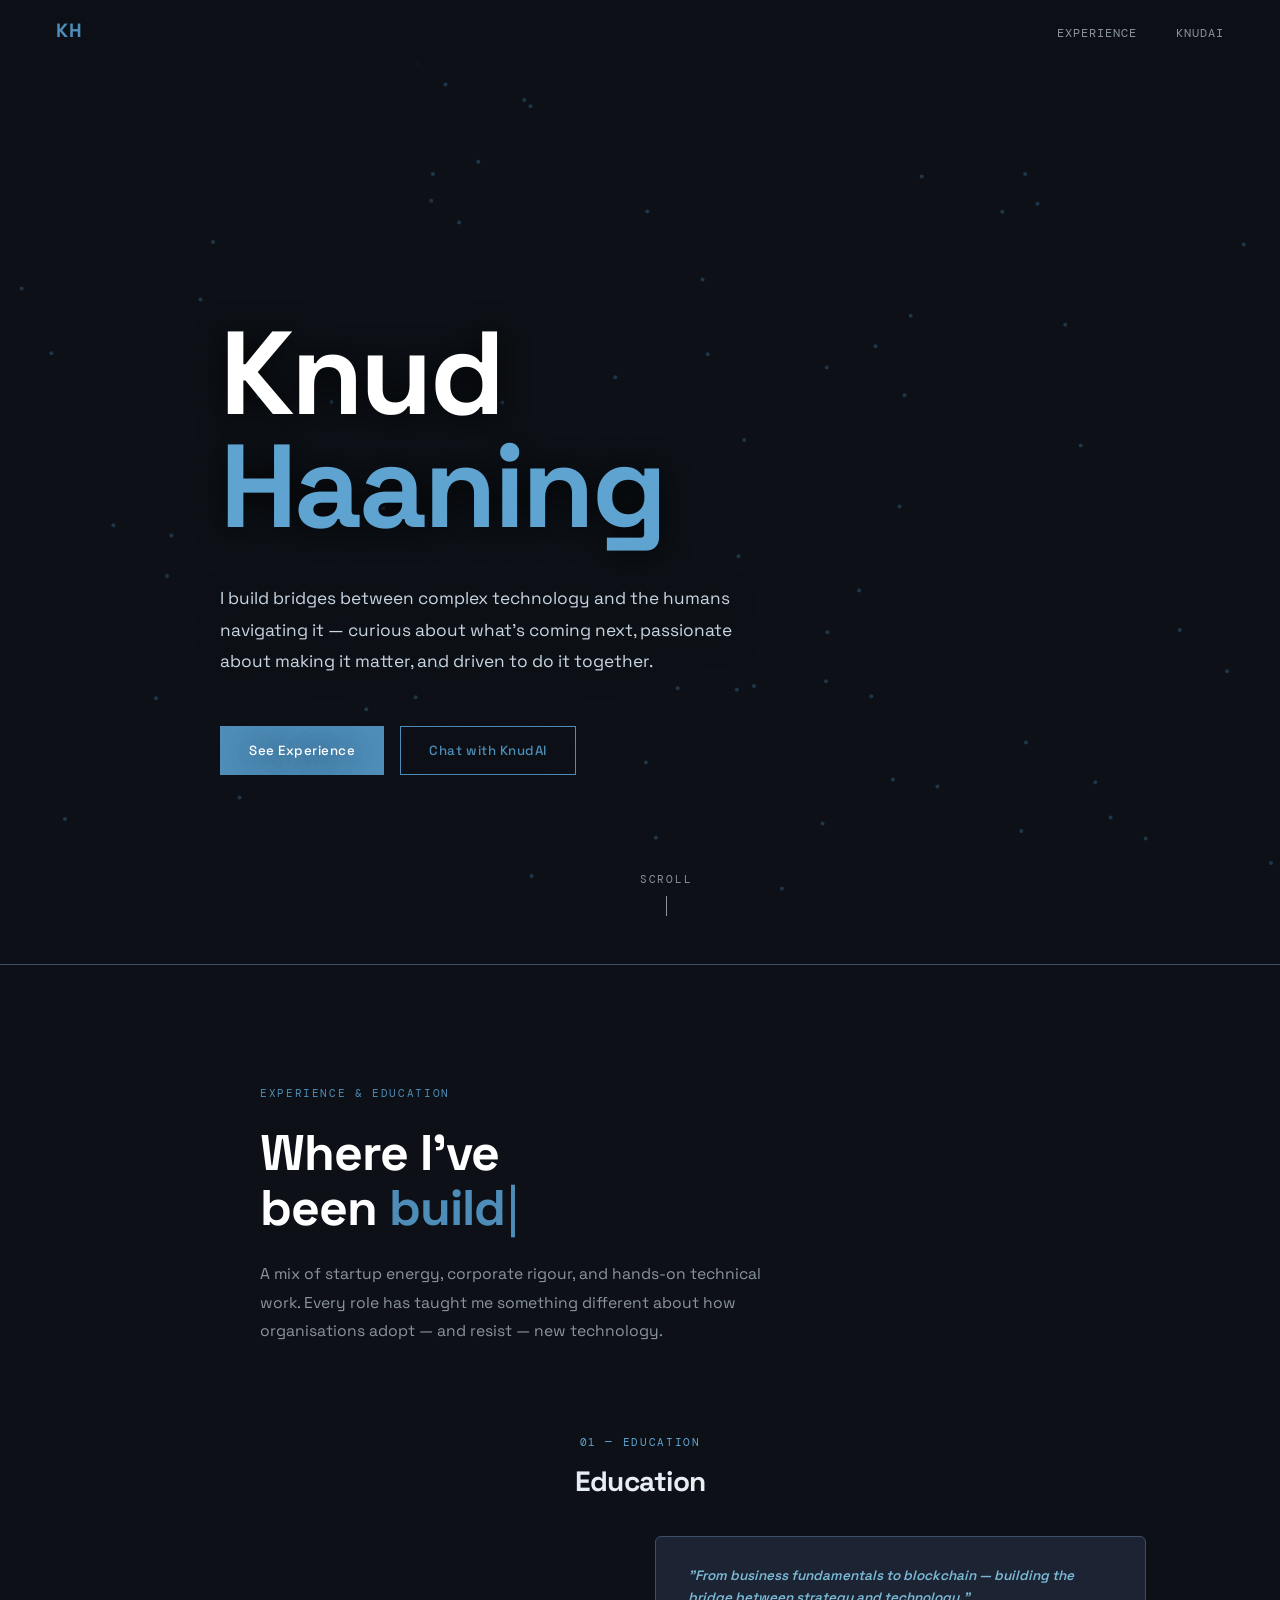
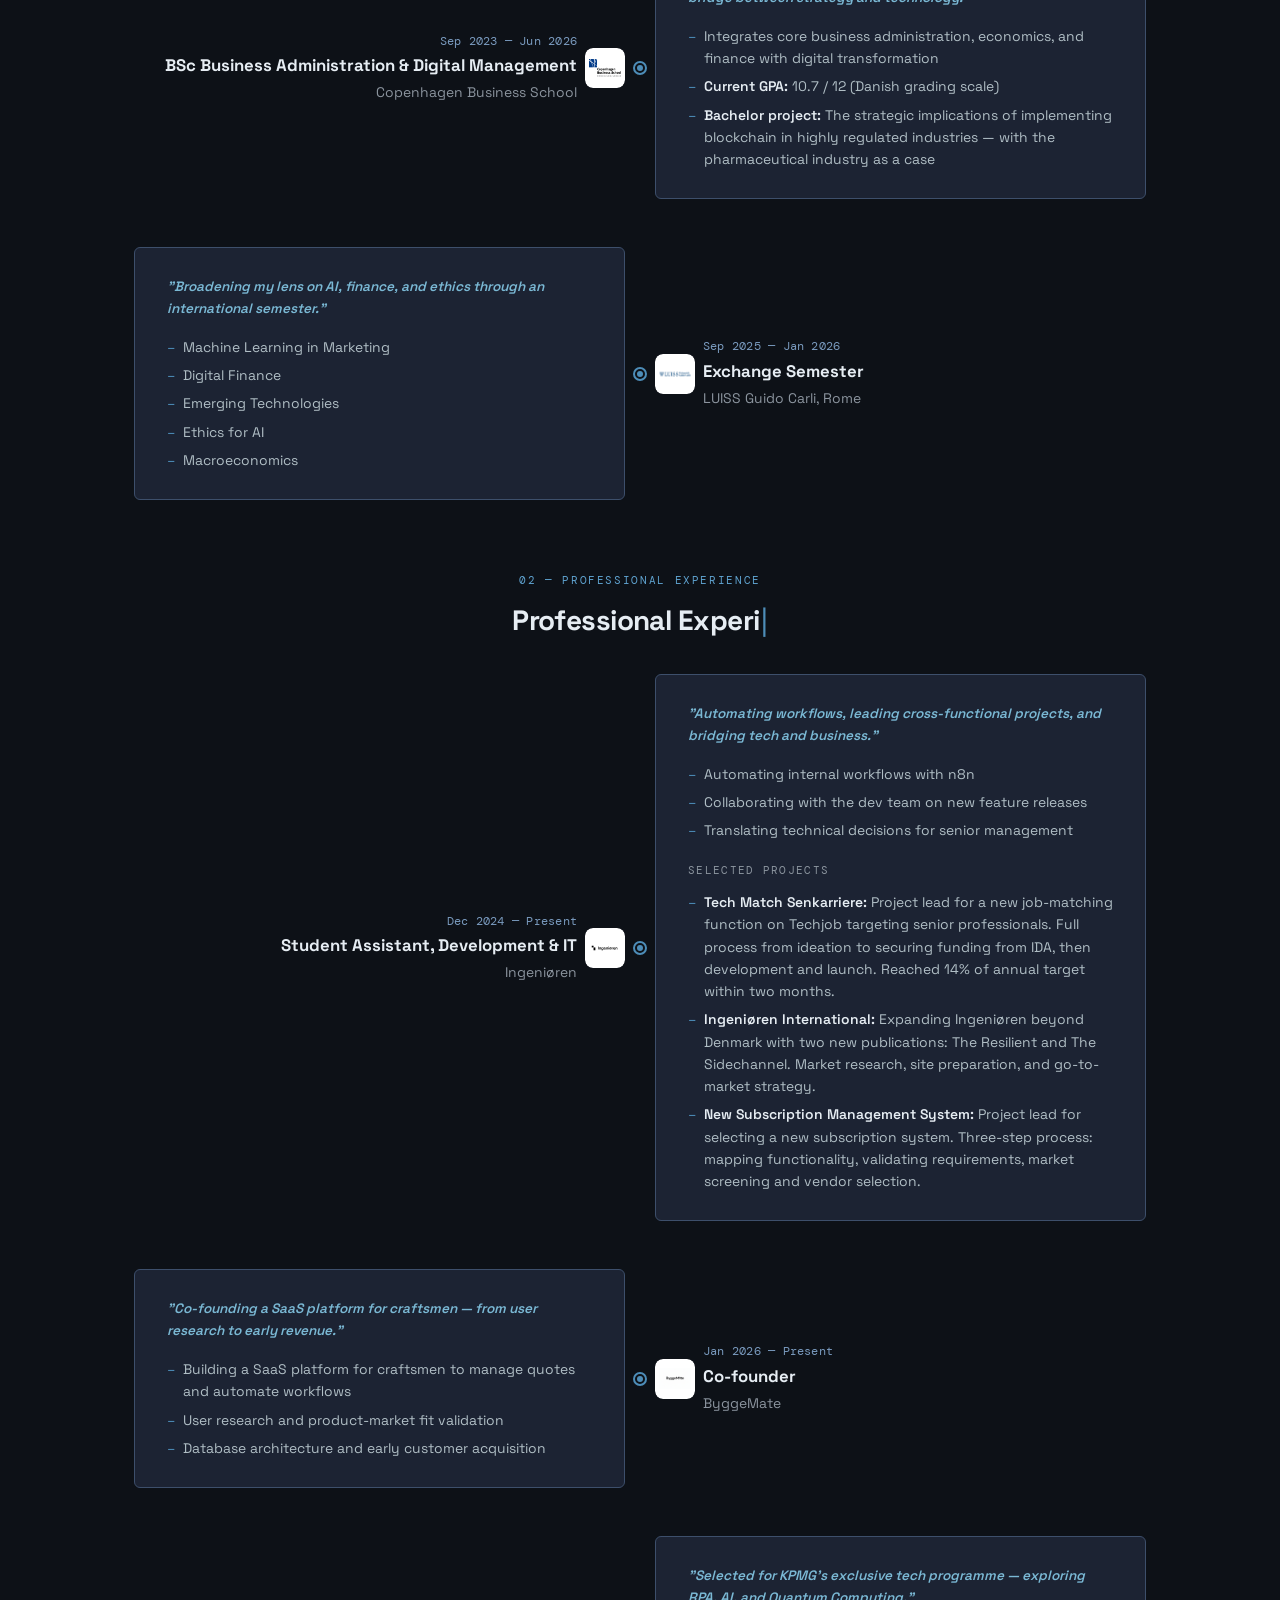
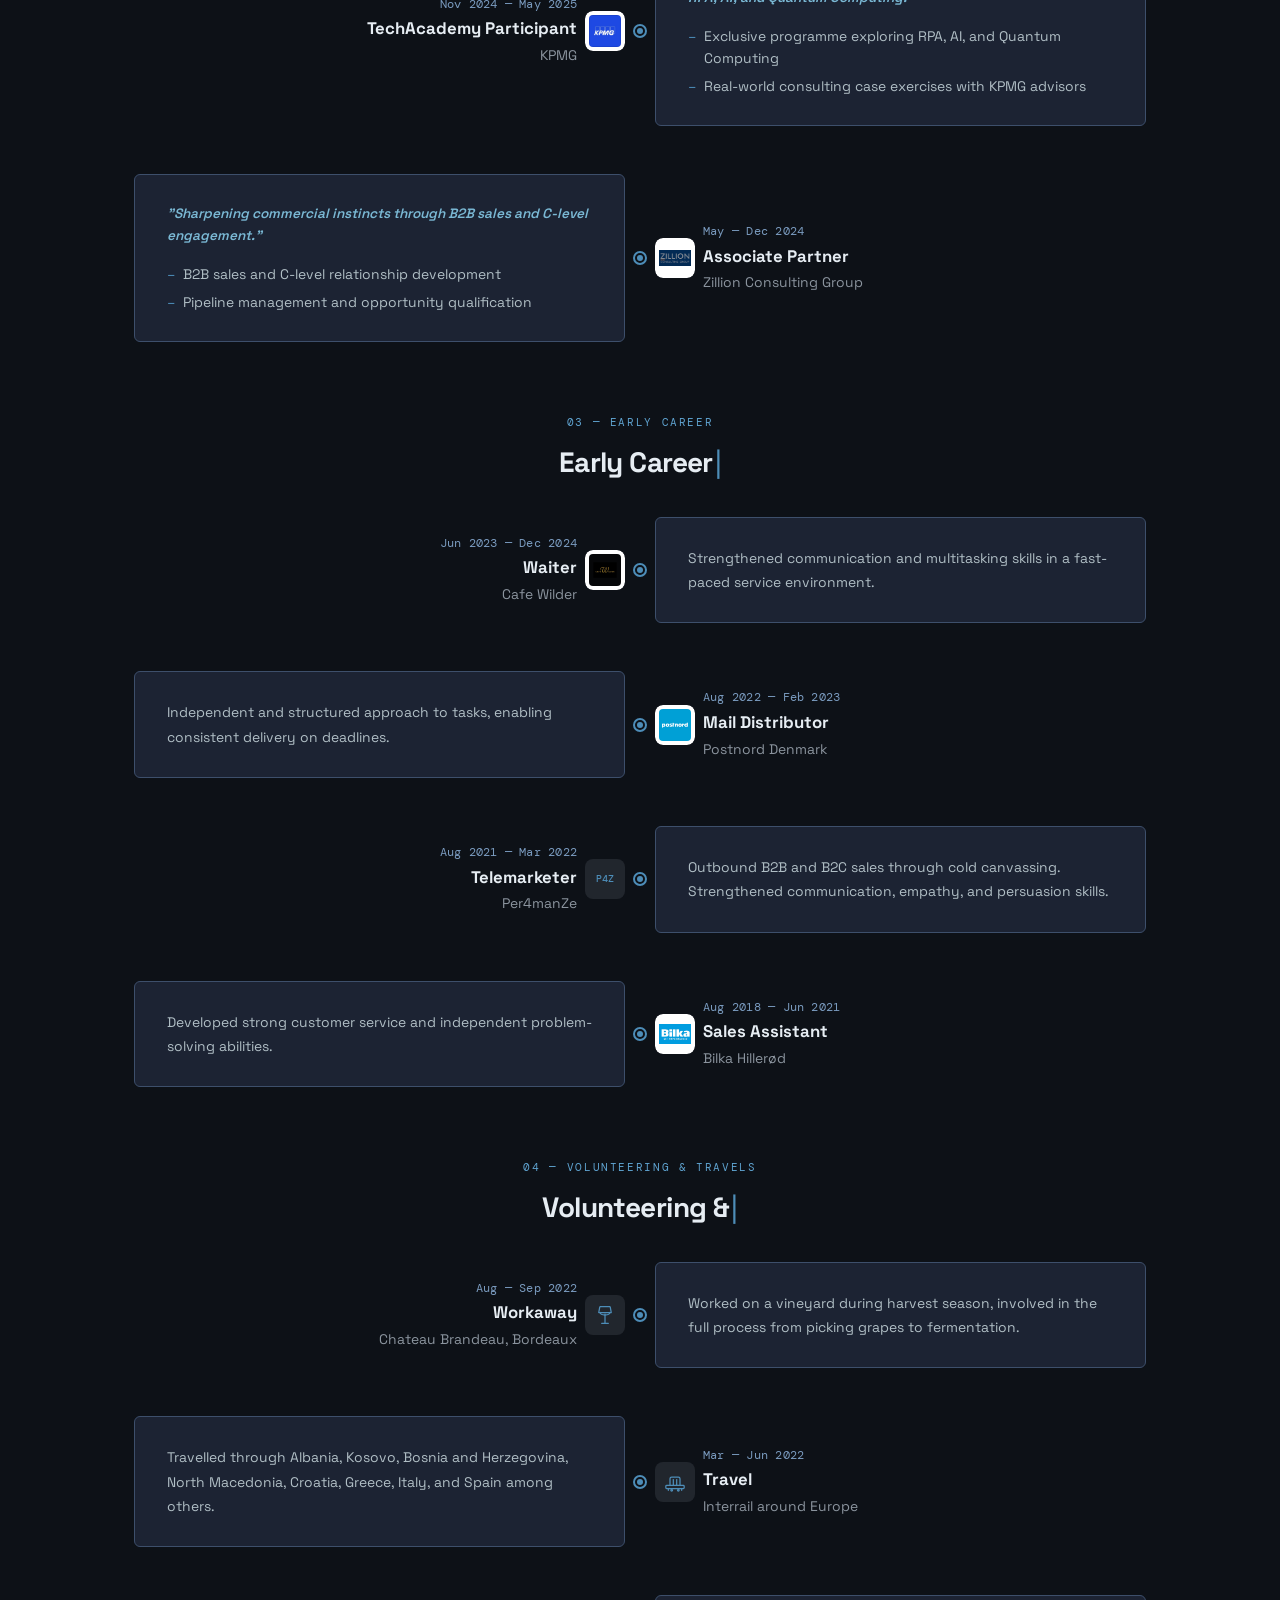
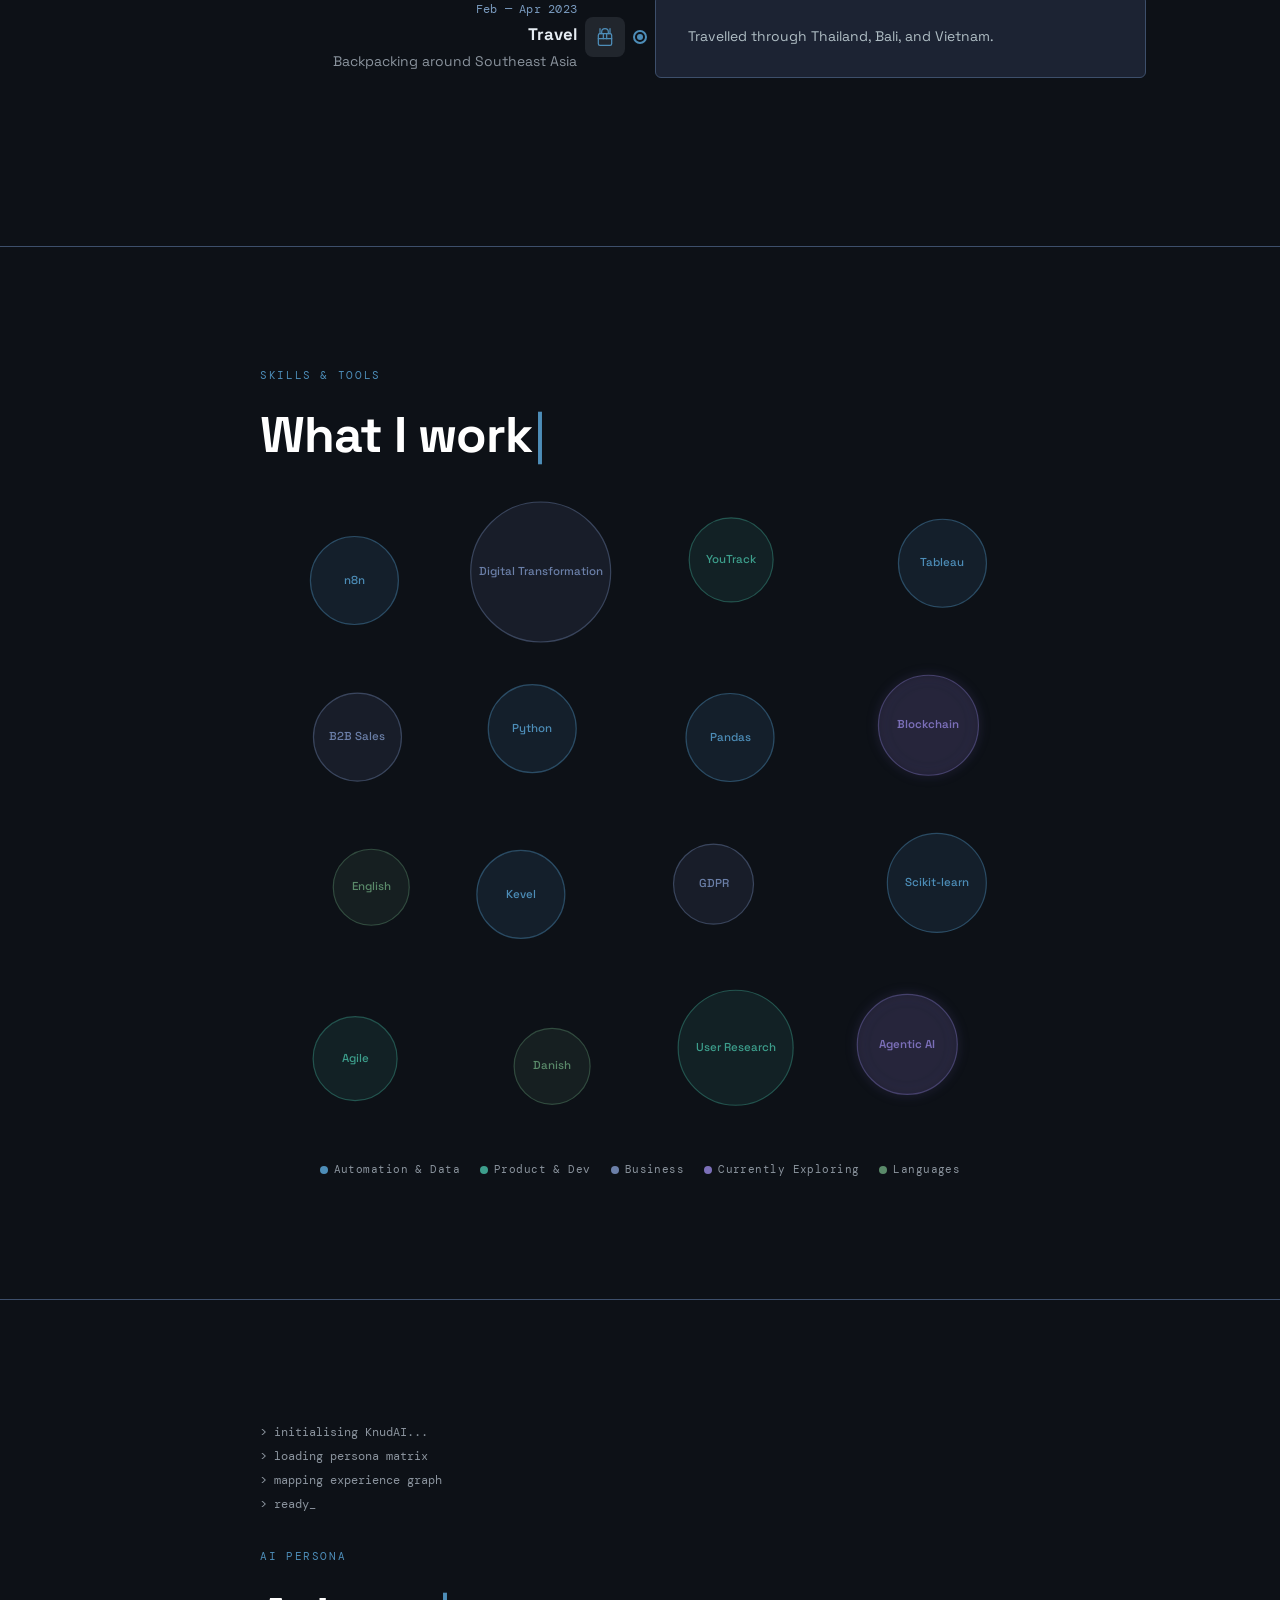
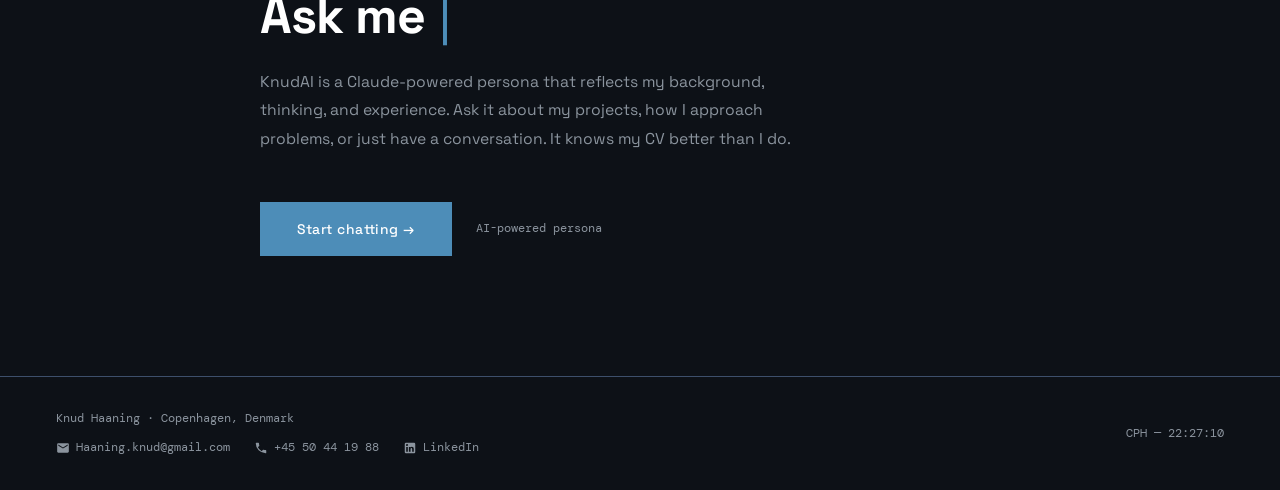
<file: index.html>
<!DOCTYPE html>
<html lang="en">
<head>
  <meta charset="UTF-8" />
  <meta name="viewport" content="width=device-width, initial-scale=1.0" />
  <title>Knud Haaning</title>
  <link rel="preconnect" href="https://fonts.googleapis.com" />
  <link rel="preconnect" href="https://fonts.gstatic.com" crossorigin />
  <link href="https://fonts.googleapis.com/css2?family=Space+Grotesk:wght@400;500;600;700&family=DM+Mono:wght@400;500&display=swap" rel="stylesheet" />

  <style>
    /* ─────────────────────────────────────────
       Reset & base
    ───────────────────────────────────────── */
    *, *::before, *::after { box-sizing: border-box; margin: 0; padding: 0; }

    :root {
      --bg:          #0d1117;
      --card-bg:     #1c2333;
      --card-border: #3d4f6b;
      --text:        #e6edf3;
      --muted:       #8b949e;
      --accent:      #4d8db8;
      --accent-glow: rgba(77, 141, 184, 0.15);
      --nav-h:       64px;
    }

    html { scroll-behavior: smooth; }

    body {
      font-family: 'Space Grotesk', system-ui, -apple-system, sans-serif;
      background: var(--bg);
      color: var(--text);
      line-height: 1.6;
      -webkit-font-smoothing: antialiased;
      -moz-osx-font-smoothing: grayscale;
    }

    /* ─────────────────────────────────────────
       Navigation
    ───────────────────────────────────────── */
    nav {
      position: fixed;
      inset: 0 0 auto 0;
      z-index: 50;
      height: var(--nav-h);
      display: flex;
      align-items: center;
      justify-content: space-between;
      padding: 0 56px;
      background: rgba(13, 17, 23, 0.85);
      backdrop-filter: blur(16px);
      -webkit-backdrop-filter: blur(16px);
      border-bottom: 1px solid transparent;
      transition: border-color 0.2s ease;
    }
    nav.scrolled { border-color: var(--card-border); }

    .nav-brand {
      font-family: 'Space Grotesk', sans-serif;
      font-size: 1.2rem;
      font-weight: 700;
      color: var(--accent);
      text-decoration: none;
      letter-spacing: 0.04em;
    }

    .nav-links {
      display: flex;
      gap: 40px;
      list-style: none;
    }
    .nav-links a {
      font-family: 'DM Mono', monospace;
      font-size: 0.72rem;
      font-weight: 400;
      letter-spacing: 0.08em;
      text-transform: uppercase;
      color: var(--muted);
      text-decoration: none;
      transition: color 0.2s ease;
    }
    .nav-links a:hover { color: var(--accent); }

    /* ─────────────────────────────────────────
       Hero — full-height, centered, dot grid
    ───────────────────────────────────────── */
    .hero {
      min-height: 100vh;
      min-height: 100dvh;
      display: flex;
      flex-direction: column;
      align-items: center;
      justify-content: center;
      padding: var(--nav-h) 56px 0;
      position: relative;
      overflow: hidden;
    }


    .hero-inner {
      max-width: 840px;
      width: 100%;
      position: relative;
      z-index: 1;
    }

    .hero-name {
      font-family: 'Space Grotesk', sans-serif;
      font-size: clamp(64px, 9.5vw, 118px);
      font-weight: 700;
      line-height: 0.96;
      letter-spacing: -0.025em;
      color: #ffffff;
      margin-bottom: 40px;
      text-shadow: 0 2px 30px rgba(0, 0, 0, 0.9);
    }
    .hero-name em {
      font-style: normal;
      color: #5fa3d0;
      display: block;
    }

    .hero-desc {
      font-size: clamp(0.95rem, 1.5vw, 1.08rem);
      font-weight: 400;
      color: #c9d6e3;
      line-height: 1.82;
      max-width: 530px;
      margin: 0 0 48px;
      text-shadow: 0 2px 30px rgba(0, 0, 0, 0.9);
    }

    .hero-actions {
      display: flex;
      gap: 16px;
      flex-wrap: wrap;
      text-shadow: 0 2px 30px rgba(0, 0, 0, 0.9);
    }

    /* Scroll hint */
    .scroll-hint {
      position: absolute;
      bottom: 48px;
      left: 50%;
      transform: translateX(-50%);
      display: flex;
      flex-direction: column;
      align-items: center;
      gap: 8px;
      font-family: 'DM Mono', monospace;
      font-size: 0.67rem;
      font-weight: 400;
      letter-spacing: 0.16em;
      text-transform: uppercase;
      color: var(--muted);
      opacity: 0.4;
      pointer-events: none;
      user-select: none;
      white-space: nowrap;
      z-index: 1;
    }
    .scroll-hint::after {
      content: '';
      display: block;
      width: 1px;
      height: 20px;
      background: currentColor;
    }

    /* ─────────────────────────────────────────
       Buttons
    ───────────────────────────────────────── */
    .btn {
      display: inline-flex;
      align-items: center;
      justify-content: center;
      padding: 13px 28px;
      font-family: 'Space Grotesk', sans-serif;
      font-size: 0.83rem;
      font-weight: 500;
      letter-spacing: 0.04em;
      text-decoration: none;
      border: 1.5px solid transparent;
      border-radius: 0;
      cursor: pointer;
      transition:
        background   0.2s ease,
        color        0.2s ease,
        border-color 0.2s ease,
        transform    0.2s ease;
    }
    .btn:hover  { transform: translateY(-1px); }
    .btn:active { transform: translateY(0); }

    .btn-filled {
      background:   var(--accent);
      color:        #fff;
      border-color: var(--accent);
    }
    .btn-filled:hover {
      background:   #5a9ac8;
      border-color: #5a9ac8;
    }

    .btn-outline {
      background:   transparent;
      color:        var(--accent);
      border-color: var(--accent);
    }
    .btn-outline:hover {
      background: var(--accent);
      color:      #fff;
    }

    /* ─────────────────────────────────────────
       Sections — shared layout
    ───────────────────────────────────────── */
    .section {
      padding: 120px 56px;
      border-top: 1px solid var(--card-border);
    }
    .section-inner {
      max-width: 760px;
      margin: 0 auto;
    }

    .section-label {
      display: block;
      font-family: 'DM Mono', monospace;
      font-size: 0.68rem;
      font-weight: 400;
      letter-spacing: 0.15em;
      text-transform: uppercase;
      color: var(--accent);
      margin-bottom: 24px;
    }

    .section-heading {
      font-family: 'Space Grotesk', sans-serif;
      font-size: clamp(28px, 4vw, 50px);
      font-weight: 700;
      letter-spacing: -0.02em;
      line-height: 1.1;
      color: #ffffff;
      margin-bottom: 24px;
    }
    .section-heading em {
      font-style: normal;
      color: var(--accent);
    }

    .section-text {
      font-size: 0.98rem;
      font-weight: 400;
      color: var(--muted);
      line-height: 1.82;
      max-width: 540px;
    }

    /* ─────────────────────────────────────────
       Timeline layout
    ───────────────────────────────────────── */
    .timeline {
      position: relative;
      max-width: 1060px;
      margin: 64px auto 0;
      padding: 0 24px;
    }

    .timeline-line {
      position: absolute;
      left: 50%;
      top: 0;
      width: 2px;
      height: 0;
      background: var(--accent);
      opacity: 0.6;
      transform: translateX(-50%);
      z-index: 1;
    }

    .tl-section-heading {
      text-align: center;
      padding: 24px 0 32px;
      position: relative;
      z-index: 2;
    }

    .tl-num {
      display: block;
      font-family: 'DM Mono', monospace;
      font-size: 0.68rem;
      font-weight: 400;
      letter-spacing: 0.15em;
      text-transform: uppercase;
      color: #5fa3d0;
      margin-bottom: 8px;
    }

    .tl-section-title {
      font-family: 'Space Grotesk', sans-serif;
      font-size: clamp(20px, 3vw, 28px);
      font-weight: 700;
      color: var(--text);
      letter-spacing: -0.02em;
    }

    /* ── Timeline entry: 3-column grid ── */
    .timeline-entry {
      display: grid;
      grid-template-columns: 1fr 40px 14px 40px 1fr;
      gap: 0 8px;
      align-items: center;
      padding-bottom: 48px;
      position: relative;
      opacity: 0;
      transform: translateX(-50px);
      transition: opacity 0.7s cubic-bezier(0.22, 1, 0.36, 1), transform 0.7s cubic-bezier(0.22, 1, 0.36, 1);
    }

    .timeline-entry.reverse {
      transform: translateX(50px);
    }

    .timeline-entry.in {
      opacity: 1;
      transform: translateX(0);
    }

    /* Title info side */
    .timeline-left {
      display: flex;
      flex-direction: column;
      gap: 4px;
    }

    .timeline-entry:not(.reverse) .timeline-left {
      grid-column: 1;
      text-align: right;
      align-items: flex-end;
    }

    .timeline-entry.reverse .timeline-left {
      grid-column: 5;
      text-align: left;
      align-items: flex-start;
    }

    /* Explicit grid placement */
    .timeline-entry .timeline-dot { grid-column: 3; }
    .timeline-entry:not(.reverse) .entry-logo { grid-column: 2; }
    .timeline-entry.reverse .entry-logo { grid-column: 4; }
    .timeline-entry:not(.reverse) .timeline-right { grid-column: 4 / 6; }
    .timeline-entry.reverse .timeline-right { grid-column: 1 / 3; }

    .entry-logo {
      width: 40px;
      height: 40px;
      border-radius: 8px;
      background: #21262d;
      display: flex;
      align-items: center;
      justify-content: center;
      overflow: hidden;
    }
    .entry-logo img {
      width: 100%;
      height: 100%;
      object-fit: contain;
      padding: 4px;
      border-radius: 8px;
      background: #fff;
    }
    .entry-logo svg {
      color: var(--accent);
    }
    .entry-logo-text {
      font-family: 'DM Mono', monospace;
      font-size: 0.62rem;
      font-weight: 500;
      color: var(--accent);
      letter-spacing: 0.02em;
    }

    .entry-date {
      font-family: 'DM Mono', monospace;
      font-size: 0.72rem;
      color: #7a9bbf;
      font-weight: 400;
      letter-spacing: 0.02em;
    }

    .entry-title {
      font-family: 'Space Grotesk', sans-serif;
      font-size: 1.05rem;
      font-weight: 700;
      color: var(--text);
      line-height: 1.3;
      margin: 0;
    }

    .entry-company {
      font-size: 0.87rem;
      color: var(--muted);
      font-weight: 400;
      margin: 0;
    }

    /* Center dot */
    .timeline-dot {
      width: 14px;
      height: 14px;
      border-radius: 50%;
      background: var(--bg);
      border: 2px solid var(--accent);
      position: relative;
      z-index: 3;
    }

    .timeline-dot::after {
      content: '';
      position: absolute;
      inset: 2px;
      border-radius: 50%;
      background: var(--accent);
      opacity: 0;
      transition: opacity 0.3s ease;
    }

    .timeline-entry.in .timeline-dot::after {
      opacity: 1;
      animation: tlDotPulse 2s ease-in-out infinite;
    }

    @keyframes tlDotPulse {
      0%, 100% { opacity: 0.3; transform: scale(0.7); }
      50% { opacity: 1; transform: scale(1); }
    }

    /* Card side */
    .entry-card {
      background: var(--card-bg);
      border: 1px solid var(--card-border);
      border-radius: 6px;
      padding: 28px 32px;
      transition: box-shadow 0.2s ease, border-color 0.2s ease, transform 0.2s ease;
    }

    .entry-card:hover {
      transform: translateY(-4px);
      border-color: var(--accent);
      box-shadow: 0 8px 32px var(--accent-glow);
    }

    .entry-tagline {
      font-size: 0.85rem;
      font-weight: 600;
      font-style: italic;
      color: #7ab8d4;
      margin: 0 0 16px;
      line-height: 1.6;
    }

    .entry-desc {
      font-size: 0.87rem;
      color: #b0bec5;
      line-height: 1.75;
      font-weight: 400;
      margin: 0;
    }

    .entry-sub-heading {
      font-family: 'DM Mono', monospace;
      font-size: 0.68rem;
      font-weight: 400;
      letter-spacing: 0.12em;
      text-transform: uppercase;
      color: var(--muted);
      margin-top: 20px;
      margin-bottom: 4px;
    }

    /* ─────────────────────────────────────────
       Shared card internals
    ───────────────────────────────────────── */
    .exp-logo {
      flex-shrink: 0;
      width: 44px;
      height: 44px;
      border-radius: 10px;
      background: #21262d;
      display: flex;
      align-items: center;
      justify-content: center;
      font-family: 'DM Mono', monospace;
      font-size: 0.68rem;
      font-weight: 500;
      letter-spacing: 0.04em;
      color: var(--accent);
      overflow: hidden;
    }
    .exp-logo img {
      width: 100%;
      height: 100%;
      object-fit: contain;
      padding: 5px;
      border-radius: 10px;
      background: #fff;
    }
    .exp-logo-svg {
      color: var(--accent);
    }

    .entry-card strong, .entry-card b { color: #ffffff; }

    .exp-divider {
      border: none;
      border-top: 1px solid var(--card-border);
      margin: 24px 0;
    }

    .exp-bullets {
      list-style: none;
      margin-top: 12px;
      display: flex;
      flex-direction: column;
      gap: 6px;
    }
    .exp-bullets li {
      font-size: 0.87rem;
      color: #b0bec5;
      line-height: 1.6;
      font-weight: 400;
      padding-left: 16px;
      position: relative;
    }
    .exp-bullets li::before {
      content: '–';
      position: absolute;
      left: 0;
      color: var(--accent);
      font-weight: 400;
    }
    .exp-bullets li strong {
      color: var(--text);
      font-weight: 600;
    }

    /* ─────────────────────────────────────────
       Skills — chip groups
    ───────────────────────────────────────── */
    /* ── Skill Cloud ── */
    .skill-cloud-section {
      padding: 120px 0;
    }
    .skill-cloud-wrap {
      position: relative;
      max-width: 760px;
      margin: 24px auto 0;
    }
    #skill-cloud-canvas {
      display: block;
      width: 100%;
      height: 650px;
      cursor: default;
    }
    .skill-tooltip {
      position: absolute;
      pointer-events: none;
      background: var(--card-bg);
      border: 1px solid var(--accent);
      border-radius: 6px;
      padding: 10px 14px;
      box-shadow: 0 8px 24px rgba(0,0,0,0.4);
      z-index: 20;
      opacity: 0;
      transition: opacity 0.18s ease;
      max-width: 280px;
    }
    .skill-tooltip.visible { opacity: 1; pointer-events: auto; }
    .skill-tooltip-name {
      font-family: 'Space Grotesk', sans-serif;
      font-size: 0.82rem;
      font-weight: 700;
      color: var(--text);
      margin-bottom: 4px;
    }
    .skill-tooltip-desc {
      font-family: 'DM Mono', monospace;
      font-size: 0.68rem;
      color: var(--muted);
      line-height: 1.6;
    }
    .skill-legend {
      display: flex;
      flex-wrap: wrap;
      justify-content: center;
      gap: 20px;
      margin-top: 24px;
    }
    .skill-legend-item {
      display: flex;
      align-items: center;
      gap: 6px;
      font-family: 'DM Mono', monospace;
      font-size: 0.68rem;
      color: var(--muted);
      letter-spacing: 0.04em;
    }
    .skill-legend-dot {
      width: 8px;
      height: 8px;
      border-radius: 50%;
    }
    @media (max-width: 768px) {
      .skill-cloud-section { padding: 80px 0; }
      #skill-cloud-canvas { height: 800px; }
      .skill-legend { gap: 12px; }
    }

    /* ─────────────────────────────────────────
       Chat section CTA
    ───────────────────────────────────────── */
    .chat-section-inner {
      position: relative;
    }

    .terminal-deco {
      font-family: 'DM Mono', monospace;
      font-size: 0.75rem;
      color: var(--muted);
      opacity: 0.2;
      line-height: 2;
      margin-bottom: 32px;
      pointer-events: none;
      user-select: none;
    }
    .terminal-deco span {
      display: block;
    }

    .chat-cta {
      margin-top: 48px;
      display: flex;
      align-items: center;
      gap: 24px;
      flex-wrap: wrap;
    }
    .chat-cta .btn {
      padding: 15px 36px;
      font-size: 0.87rem;
    }
    .chat-note {
      font-family: 'DM Mono', monospace;
      font-size: 0.75rem;
      color: var(--muted);
      font-weight: 400;
      font-style: normal;
    }

    /* ─────────────────────────────────────────
       Footer
    ───────────────────────────────────────── */
    footer {
      border-top: 1px solid var(--card-border);
      padding: 32px 56px;
      display: flex;
      justify-content: space-between;
      align-items: center;
    }
    footer p {
      font-family: 'DM Mono', monospace;
      font-size: 0.76rem;
      color: var(--muted);
      font-weight: 400;
    }

    .footer-contact {
      display: flex;
      gap: 24px;
      flex-wrap: wrap;
      align-items: center;
    }
    .footer-contact a,
    .footer-contact span {
      font-family: 'DM Mono', monospace;
      font-size: 0.76rem;
      color: var(--muted);
      font-weight: 400;
      text-decoration: none;
      display: inline-flex;
      align-items: center;
      gap: 6px;
      transition: color 0.2s ease;
    }
    .footer-contact a:hover { color: var(--accent); }
    .footer-contact svg {
      width: 14px;
      height: 14px;
      flex-shrink: 0;
      fill: currentColor;
    }

    /* ─────────────────────────────────────────
       Typewriter cursor
    ───────────────────────────────────────── */
    .tw-cursor {
      display: inline-block;
      color: var(--accent);
      font-weight: 400;
      margin-left: 2px;
      animation: twBlink 0.6s step-end infinite;
    }
    @keyframes twBlink { 50% { opacity: 0; } }
    .tw-cursor.hidden { display: none; }

    /* ─────────────────────────────────────────
       Cursor spotlight
    ───────────────────────────────────────── */
    #spotlight {
      position: fixed;
      inset: 0;
      z-index: 9999;
      pointer-events: none;
      mix-blend-mode: screen;
    }

    /* ─────────────────────────────────────────
       Particle canvas background
    ───────────────────────────────────────── */
    #particle-canvas {
      position: fixed;
      top: 0;
      left: 0;
      width: 100%;
      height: 100%;
      z-index: 0;
      pointer-events: none;
    }

    /* Ensure all page sections sit above canvas */
    nav, .hero, .section, footer {
      position: relative;
      z-index: 1;
    }

    /* ─────────────────────────────────────────
       Animations — fade + rise
    ───────────────────────────────────────── */
    .fade-up {
      opacity: 0;
      transform: translateY(22px);
      transition:
        opacity   0.8s cubic-bezier(0.22, 1, 0.36, 1),
        transform 0.8s cubic-bezier(0.22, 1, 0.36, 1);
    }
    .fade-up.in {
      opacity:   1;
      transform: translateY(0);
    }
    .d1 { transition-delay: 0.06s; }
    .d2 { transition-delay: 0.22s; }
    .d3 { transition-delay: 0.40s; }
    .d4 { transition-delay: 0.58s; }
    .d5 { transition-delay: 0.74s; }

    /* ─────────────────────────────────────────
       Responsive
    ───────────────────────────────────────── */
    @media (max-width: 768px) {
      nav              { padding: 0 24px; }
      .nav-links       { gap: 24px; }
      .hero            { padding: var(--nav-h) 24px 0; }
      .scroll-hint     { bottom: 32px; }
      .section         { padding: 80px 24px; }
      footer           { padding: 32px 24px; flex-direction: column; gap: 12px; text-align: center; }
      .footer-contact  { justify-content: center; }
      /* Timeline mobile */
      .timeline { padding: 0; }
      .timeline-line { left: 7px; transform: none; }
      .tl-section-heading { text-align: left; padding-left: 32px; }
      .timeline-entry,
      .timeline-entry.reverse {
        grid-template-columns: 14px 1fr;
        gap: 8px 20px;
        align-items: start;
        transform: translateY(30px);
      }
      .timeline-entry:not(.reverse) .timeline-dot,
      .timeline-entry.reverse .timeline-dot {
        grid-column: 1;
        grid-row: 1 / -1;
        margin-top: 4px;
      }
      .timeline-entry:not(.reverse) .entry-logo,
      .timeline-entry.reverse .entry-logo {
        grid-column: 2;
        grid-row: 1;
      }
      .timeline-entry:not(.reverse) .timeline-left,
      .timeline-entry.reverse .timeline-left {
        grid-column: 2;
        grid-row: 2;
        text-align: left;
        align-items: flex-start;
      }
      .timeline-entry:not(.reverse) .timeline-right,
      .timeline-entry.reverse .timeline-right {
        grid-column: 2;
        grid-row: 3;
      }
      .entry-card { padding: 20px 24px; }
    }

    @media (max-width: 480px) {
      .nav-links       { gap: 16px; }
      .nav-links a     { letter-spacing: 0.07em; font-size: 0.68rem; }
      .hero-actions    { flex-direction: column; align-items: center; }
      .btn             { width: 100%; }
    }

    @media (prefers-reduced-motion: reduce) {
      .fade-up { transform: none; transition-duration: 0.4s; }
      .timeline-entry, .timeline-entry.reverse { transform: none; transition-duration: 0.4s; }
    }
  </style>
</head>

<body>

  <canvas id="particle-canvas" aria-hidden="true"></canvas>
  <div id="spotlight" aria-hidden="true"></div>

  <!-- ── Navigation ── -->
  <nav id="nav">
    <a class="nav-brand" href="#top">KH</a>
    <ul class="nav-links">
      <li><a href="#experience" onclick="event.preventDefault(); smoothScrollTo('experience');">Experience</a></li>
      <li><a href="knudai.html">KnudAI</a></li>
    </ul>
  </nav>

  <!-- ── Hero ── -->
  <section class="hero" id="top">
    <div class="hero-inner">

      <h1 class="hero-name" id="hero-name"></h1>

      <p class="hero-desc fade-up d2">
        I build bridges between complex technology and the humans navigating it —
        curious about what's coming next, passionate about making it matter,
        and driven to do it together.
      </p>

      <div class="hero-actions fade-up d3">
        <a href="#experience" class="btn btn-filled" onclick="event.preventDefault(); smoothScrollTo('experience');">See Experience</a>
        <a href="knudai.html" class="btn btn-outline">Chat with KnudAI</a>
      </div>

    </div>
    <span class="scroll-hint fade-up d5" aria-hidden="true">Scroll</span>
  </section>

  <!-- ── Experience ── -->
  <section class="section" id="experience">
    <div class="section-inner">

      <span class="section-label fade-up">Experience &amp; Education</span>

      <h2 class="section-heading" id="tw-experience">
        Where I've<br>been <em>building.</em>
      </h2>

      <p class="section-text fade-up">
        A mix of startup energy, corporate rigour, and hands-on technical work.
        Every role has taught me something different about how organisations
        adopt — and resist — new technology.
      </p>

    </div>

    <div class="timeline" id="timeline">
      <div class="timeline-line" id="timeline-line"></div>

      <!-- ── 01 Education ── -->
      <div class="tl-section-heading">
        <span class="tl-num">01 — Education</span>
        <h3 class="tl-section-title" id="tw-edu">Education</h3>
      </div>

      <!-- CBS -->
      <div class="timeline-entry">
        <div class="timeline-left">
          <span class="entry-date">Sep 2023 — Jun 2026</span>
          <h4 class="entry-title">BSc Business Administration &amp; Digital Management</h4>
          <p class="entry-company">Copenhagen Business School</p>
        </div>
        <div class="entry-logo"><img src="Logos/Logo_CopenhagenBusinessSchool.svg.png" alt="CBS" /></div>
        <div class="timeline-dot"></div>
        <div class="timeline-right">
          <div class="entry-card">
            <p class="entry-tagline">"From business fundamentals to blockchain — building the bridge between strategy and technology."</p>
            <ul class="exp-bullets">
              <li>Integrates core business administration, economics, and finance with digital transformation</li>
              <li><strong>Current GPA:</strong> 10.7 / 12 (Danish grading scale)</li>
              <li><strong>Bachelor project:</strong> The strategic implications of implementing blockchain in highly regulated industries — with the pharmaceutical industry as a case</li>
            </ul>
          </div>
        </div>
      </div>

      <!-- LUISS -->
      <div class="timeline-entry reverse">
        <div class="timeline-right">
          <div class="entry-card">
            <p class="entry-tagline">"Broadening my lens on AI, finance, and ethics through an international semester."</p>
            <ul class="exp-bullets">
              <li>Machine Learning in Marketing</li>
              <li>Digital Finance</li>
              <li>Emerging Technologies</li>
              <li>Ethics for AI</li>
              <li>Macroeconomics</li>
            </ul>
          </div>
        </div>
        <div class="timeline-dot"></div>
        <div class="entry-logo"><img src="Logos/LUISS-Guido-Carli-Italy-logo.png" alt="LUISS" /></div>
        <div class="timeline-left">
          <span class="entry-date">Sep 2025 — Jan 2026</span>
          <h4 class="entry-title">Exchange Semester</h4>
          <p class="entry-company">LUISS Guido Carli, Rome</p>
        </div>
      </div>

      <!-- ── 02 Professional Experience ── -->
      <div class="tl-section-heading">
        <span class="tl-num">02 — Professional Experience</span>
        <h3 class="tl-section-title" id="tw-pro">Professional Experience</h3>
      </div>

      <!-- Ingeniøren -->
      <div class="timeline-entry">
        <div class="timeline-left">
          <span class="entry-date">Dec 2024 — Present</span>
          <h4 class="entry-title">Student Assistant, Development &amp; IT</h4>
          <p class="entry-company">Ingeniøren</p>
        </div>
        <div class="entry-logo"><img src="Logos/Ing-sort - logo.svg" alt="Ingeniøren" /></div>
        <div class="timeline-dot"></div>
        <div class="timeline-right">
          <div class="entry-card">
            <p class="entry-tagline">"Automating workflows, leading cross-functional projects, and bridging tech and business."</p>
            <ul class="exp-bullets">
              <li>Automating internal workflows with n8n</li>
              <li>Collaborating with the dev team on new feature releases</li>
              <li>Translating technical decisions for senior management</li>
            </ul>
            <h4 class="entry-sub-heading">Selected Projects</h4>
            <ul class="exp-bullets">
              <li><strong>Tech Match Senkarriere:</strong> Project lead for a new job-matching function on Techjob targeting senior professionals. Full process from ideation to securing funding from IDA, then development and launch. Reached 14% of annual target within two months.</li>
              <li><strong>Ingeniøren International:</strong> Expanding Ingeniøren beyond Denmark with two new publications: The Resilient and The Sidechannel. Market research, site preparation, and go-to-market strategy.</li>
              <li><strong>New Subscription Management System:</strong> Project lead for selecting a new subscription system. Three-step process: mapping functionality, validating requirements, market screening and vendor selection.</li>
            </ul>
          </div>
        </div>
      </div>

      <!-- ByggeMate -->
      <div class="timeline-entry reverse">
        <div class="timeline-right">
          <div class="entry-card">
            <p class="entry-tagline">"Co-founding a SaaS platform for craftsmen — from user research to early revenue."</p>
            <ul class="exp-bullets">
              <li>Building a SaaS platform for craftsmen to manage quotes and automate workflows</li>
              <li>User research and product-market fit validation</li>
              <li>Database architecture and early customer acquisition</li>
            </ul>
          </div>
        </div>
        <div class="timeline-dot"></div>
        <div class="entry-logo"><img src="Logos/ByggeMate-logo-sort.png" alt="ByggeMate" /></div>
        <div class="timeline-left">
          <span class="entry-date">Jan 2026 — Present</span>
          <h4 class="entry-title">Co-founder</h4>
          <p class="entry-company">ByggeMate</p>
        </div>
      </div>

      <!-- KPMG -->
      <div class="timeline-entry">
        <div class="timeline-left">
          <span class="entry-date">Nov 2024 — May 2025</span>
          <h4 class="entry-title">TechAcademy Participant</h4>
          <p class="entry-company">KPMG</p>
        </div>
        <div class="entry-logo"><img src="Logos/kpmg_denmark_logo.jpg" alt="KPMG" /></div>
        <div class="timeline-dot"></div>
        <div class="timeline-right">
          <div class="entry-card">
            <p class="entry-tagline">"Selected for KPMG's exclusive tech programme — exploring RPA, AI, and Quantum Computing."</p>
            <ul class="exp-bullets">
              <li>Exclusive programme exploring RPA, AI, and Quantum Computing</li>
              <li>Real-world consulting case exercises with KPMG advisors</li>
            </ul>
          </div>
        </div>
      </div>

      <!-- Zillion -->
      <div class="timeline-entry reverse">
        <div class="timeline-right">
          <div class="entry-card">
            <p class="entry-tagline">"Sharpening commercial instincts through B2B sales and C-level engagement."</p>
            <ul class="exp-bullets">
              <li>B2B sales and C-level relationship development</li>
              <li>Pipeline management and opportunity qualification</li>
            </ul>
          </div>
        </div>
        <div class="timeline-dot"></div>
        <div class="entry-logo"><img src="Logos/zillion_consulting_group.png" alt="Zillion" /></div>
        <div class="timeline-left">
          <span class="entry-date">May — Dec 2024</span>
          <h4 class="entry-title">Associate Partner</h4>
          <p class="entry-company">Zillion Consulting Group</p>
        </div>
      </div>

      <!-- ── 03 Early Career ── -->
      <div class="tl-section-heading">
        <span class="tl-num">03 — Early Career</span>
        <h3 class="tl-section-title" id="tw-early">Early Career</h3>
      </div>

      <!-- Cafe Wilder -->
      <div class="timeline-entry">
        <div class="timeline-left">
          <span class="entry-date">Jun 2023 — Dec 2024</span>
          <h4 class="entry-title">Waiter</h4>
          <p class="entry-company">Cafe Wilder</p>
        </div>
        <div class="entry-logo"><img src="Logos/cafe_wilder_logo.jpg" alt="Cafe Wilder" /></div>
        <div class="timeline-dot"></div>
        <div class="timeline-right">
          <div class="entry-card">
            <p class="entry-desc">Strengthened communication and multitasking skills in a fast-paced service environment.</p>
          </div>
        </div>
      </div>

      <!-- Postnord -->
      <div class="timeline-entry reverse">
        <div class="timeline-right">
          <div class="entry-card">
            <p class="entry-desc">Independent and structured approach to tasks, enabling consistent delivery on deadlines.</p>
          </div>
        </div>
        <div class="timeline-dot"></div>
        <div class="entry-logo"><img src="Logos/postnord_logo.png" alt="Postnord" /></div>
        <div class="timeline-left">
          <span class="entry-date">Aug 2022 — Feb 2023</span>
          <h4 class="entry-title">Mail Distributor</h4>
          <p class="entry-company">Postnord Denmark</p>
        </div>
      </div>

      <!-- Per4manZe -->
      <div class="timeline-entry">
        <div class="timeline-left">
          <span class="entry-date">Aug 2021 — Mar 2022</span>
          <h4 class="entry-title">Telemarketer</h4>
          <p class="entry-company">Per4manZe</p>
        </div>
        <div class="entry-logo"><span class="entry-logo-text">P4Z</span></div>
        <div class="timeline-dot"></div>
        <div class="timeline-right">
          <div class="entry-card">
            <p class="entry-desc">Outbound B2B and B2C sales through cold canvassing. Strengthened communication, empathy, and persuasion skills.</p>
          </div>
        </div>
      </div>

      <!-- Bilka -->
      <div class="timeline-entry reverse">
        <div class="timeline-right">
          <div class="entry-card">
            <p class="entry-desc">Developed strong customer service and independent problem-solving abilities.</p>
          </div>
        </div>
        <div class="timeline-dot"></div>
        <div class="entry-logo"><img src="Logos/bilka_loog.jpg" alt="Bilka" /></div>
        <div class="timeline-left">
          <span class="entry-date">Aug 2018 — Jun 2021</span>
          <h4 class="entry-title">Sales Assistant</h4>
          <p class="entry-company">Bilka Hillerød</p>
        </div>
      </div>

      <!-- ── 04 Volunteering & Travels ── -->
      <div class="tl-section-heading">
        <span class="tl-num">04 — Volunteering &amp; Travels</span>
        <h3 class="tl-section-title" id="tw-vol">Volunteering &amp; Travels</h3>
      </div>

      <!-- Chateau Brandeau -->
      <div class="timeline-entry">
        <div class="timeline-left">
          <span class="entry-date">Aug — Sep 2022</span>
          <h4 class="entry-title">Workaway</h4>
          <p class="entry-company">Chateau Brandeau, Bordeaux</p>
        </div>
        <div class="entry-logo"><svg width="20" height="20" viewBox="0 0 24 24" fill="none" stroke="currentColor" stroke-width="1.5" stroke-linecap="round" stroke-linejoin="round"><path d="M8 22h8"/><path d="M12 11v11"/><path d="M4.5 9h15l-1.2-6.5a1 1 0 0 0-1-.5H6.7a1 1 0 0 0-1 .5L4.5 9z"/><path d="M6 9s.5 3 6 3 6-3 6-3"/></svg></div>
        <div class="timeline-dot"></div>
        <div class="timeline-right">
          <div class="entry-card">
            <p class="entry-desc">Worked on a vineyard during harvest season, involved in the full process from picking grapes to fermentation.</p>
          </div>
        </div>
      </div>

      <!-- Interrail -->
      <div class="timeline-entry reverse">
        <div class="timeline-right">
          <div class="entry-card">
            <p class="entry-desc">Travelled through Albania, Kosovo, Bosnia and Herzegovina, North Macedonia, Croatia, Greece, Italy, and Spain among others.</p>
          </div>
        </div>
        <div class="timeline-dot"></div>
        <div class="entry-logo"><svg width="20" height="20" viewBox="0 0 24 24" fill="none" stroke="currentColor" stroke-width="1.5" stroke-linecap="round" stroke-linejoin="round"><rect x="1" y="16" width="22" height="4" rx="1"/><path d="M6 16V8a2 2 0 0 1 2-2h8a2 2 0 0 1 2 2v8"/><path d="M10 16V9"/><path d="M14 16V9"/><path d="M4 20v2"/><path d="M20 20v2"/><circle cx="8" cy="22" r="1"/><circle cx="16" cy="22" r="1"/></svg></div>
        <div class="timeline-left">
          <span class="entry-date">Mar — Jun 2022</span>
          <h4 class="entry-title">Travel</h4>
          <p class="entry-company">Interrail around Europe</p>
        </div>
      </div>

      <!-- Backpacking SE Asia -->
      <div class="timeline-entry">
        <div class="timeline-left">
          <span class="entry-date">Feb — Apr 2023</span>
          <h4 class="entry-title">Travel</h4>
          <p class="entry-company">Backpacking around Southeast Asia</p>
        </div>
        <div class="entry-logo"><svg width="20" height="20" viewBox="0 0 24 24" fill="none" stroke="currentColor" stroke-width="1.5" stroke-linecap="round" stroke-linejoin="round"><path d="M6 2v6"/><path d="M18 2v6"/><rect x="4" y="8" width="16" height="14" rx="2"/><path d="M8 8V6a4 4 0 0 1 8 0v2"/><path d="M4 14h16"/><path d="M10 8v6"/><path d="M14 8v6"/></svg></div>
        <div class="timeline-dot"></div>
        <div class="timeline-right">
          <div class="entry-card">
            <p class="entry-desc">Travelled through Thailand, Bali, and Vietnam.</p>
          </div>
        </div>
      </div>

    </div>
  </section>

  <!-- ── Skills ── -->
  <section class="section skill-cloud-section" id="projects">
    <div class="section-inner">
      <span class="section-label fade-up">Skills &amp; Tools</span>
      <h2 class="section-heading" id="tw-skills">
        What I work<br><em>with.</em>
      </h2>
    </div>

    <div class="skill-cloud-wrap">
      <canvas id="skill-cloud-canvas"></canvas>
      <div class="skill-tooltip" id="skill-tooltip">
        <p class="skill-tooltip-name" id="skill-tooltip-name"></p>
        <p class="skill-tooltip-desc" id="skill-tooltip-desc"></p>
      </div>
    </div>

    <div class="skill-legend">
      <span class="skill-legend-item"><span class="skill-legend-dot" style="background:#4d8db8"></span>Automation &amp; Data</span>
      <span class="skill-legend-item"><span class="skill-legend-dot" style="background:#3d9e8c"></span>Product &amp; Dev</span>
      <span class="skill-legend-item"><span class="skill-legend-dot" style="background:#6b7fa8"></span>Business</span>
      <span class="skill-legend-item"><span class="skill-legend-dot" style="background:#7b6fb8"></span>Currently Exploring</span>
      <span class="skill-legend-item"><span class="skill-legend-dot" style="background:#5a8a6a"></span>Languages</span>
    </div>
  </section>

  <!-- ── Chat ── -->
  <section class="section" id="chat">
    <div class="section-inner chat-section-inner">

      <div class="terminal-deco fade-up" aria-hidden="true">
        <span>&gt; initialising KnudAI...</span>
        <span>&gt; loading persona matrix</span>
        <span>&gt; mapping experience graph</span>
        <span>&gt; ready_</span>
      </div>

      <span class="section-label fade-up">AI Persona</span>

      <h2 class="section-heading" id="tw-chat">
        Ask me anything —<br>through an <em>AI.</em>
      </h2>

      <p class="section-text fade-up">
        KnudAI is a Claude-powered persona that reflects my background, thinking, and
        experience. Ask it about my projects, how I approach problems, or just have
        a conversation. It knows my CV better than I do.
      </p>

      <div class="chat-cta fade-up">
        <a href="knudai.html" class="btn btn-filled">Start chatting →</a>
        <span class="chat-note">AI-powered persona</span>
      </div>

    </div>
  </section>

  <!-- ── Footer ── -->
  <footer>
    <div>
      <p>Knud Haaning · Copenhagen, Denmark</p>
      <div class="footer-contact" style="margin-top: 10px;">
        <a href="mailto:Haaning.knud@gmail.com">
          <svg viewBox="0 0 24 24" xmlns="http://www.w3.org/2000/svg"><path d="M20 4H4c-1.1 0-2 .9-2 2v12c0 1.1.9 2 2 2h16c1.1 0 2-.9 2-2V6c0-1.1-.9-2-2-2zm0 4l-8 5-8-5V6l8 5 8-5v2z"/></svg>
          Haaning.knud@gmail.com
        </a>
        <a href="tel:+4550441988">
          <svg viewBox="0 0 24 24" xmlns="http://www.w3.org/2000/svg"><path d="M6.62 10.79a15.05 15.05 0 006.59 6.59l2.2-2.2a1 1 0 011.01-.24c1.12.37 2.33.57 3.58.57a1 1 0 011 1V20a1 1 0 01-1 1A17 17 0 013 4a1 1 0 011-1h3.5a1 1 0 011 1c0 1.25.2 2.46.57 3.58a1 1 0 01-.24 1.01l-2.2 2.2z"/></svg>
          +45 50 44 19 88
        </a>
        <a href="https://www.linkedin.com/in/knudhaaning" target="_blank" rel="noopener noreferrer">
          <svg viewBox="0 0 24 24" xmlns="http://www.w3.org/2000/svg"><path d="M19 3a2 2 0 012 2v14a2 2 0 01-2 2H5a2 2 0 01-2-2V5a2 2 0 012-2h14m-.5 15.5v-5.3a3.26 3.26 0 00-3.26-3.26c-.85 0-1.84.52-2.32 1.3v-1.11h-2.79v8.37h2.79v-4.93c0-.77.62-1.4 1.39-1.4a1.4 1.4 0 011.4 1.4v4.93h2.79M6.88 8.56a1.68 1.68 0 001.68-1.68c0-.93-.75-1.69-1.68-1.69a1.69 1.69 0 00-1.69 1.69c0 .93.76 1.68 1.69 1.68m1.39 9.94v-8.37H5.5v8.37h2.77z"/></svg>
          LinkedIn
        </a>
      </div>
    </div>
    <p id="cph-clock"></p>
  </footer>

  <script>
    // ── Smooth scroll helper ────────────────────────────────────
    function smoothScrollTo(id) {
      var target = document.getElementById(id);
      if (!target) return;
      var top = target.getBoundingClientRect().top + window.pageYOffset - 64;
      window.scrollTo({ top: top, behavior: 'smooth' });
    }

    // ── Nav border on scroll ──────────────────────────────────────
    const nav = document.getElementById('nav');
    window.addEventListener('scroll', () => {
      nav.classList.toggle('scrolled', window.scrollY > 8);
    }, { passive: true });

    // ── Typewriter hero name ─────────────────────────────────────
    (function () {
      const el = document.getElementById('hero-name');
      const first = 'Knud';
      const second = 'Haaning';
      const total = first.length + second.length;
      const heroFollowers = document.querySelectorAll('.hero .fade-up');
      let i = 0;

      // Reduced-motion: show everything immediately
      if (window.matchMedia('(prefers-reduced-motion: reduce)').matches) {
        el.innerHTML = first + '<em>' + second + '</em>';
        heroFollowers.forEach(f => f.classList.add('in'));
        return;
      }

      function tick() {
        if (i <= first.length) {
          el.innerHTML = first.slice(0, i) + '<span class="tw-cursor">|</span>';
        } else {
          const j = i - first.length;
          el.innerHTML = first + '<em>' + second.slice(0, j) + '<span class="tw-cursor">|</span></em>';
        }
        i++;
        if (i <= total) {
          setTimeout(tick, 80);
        } else {
          setTimeout(() => {
            const cursor = el.querySelector('.tw-cursor');
            if (cursor) cursor.classList.add('hidden');
            heroFollowers.forEach(f => f.classList.add('in'));
          }, 400);
        }
      }

      requestAnimationFrame(() => requestAnimationFrame(tick));
    })();

    // ── Scroll-triggered typewriter for section & timeline headings ──
    (function () {
      if (window.matchMedia('(prefers-reduced-motion: reduce)').matches) return;

      var targets = [
        { id: 'tw-experience', plain: "Where I've\nbeen ", em: 'building.' },
        { id: 'tw-skills',     plain: "What I work\n",     em: 'with.' },
        { id: 'tw-chat',       plain: "Ask me anything \u2014\nthrough an ", em: 'AI.' },
        { id: 'tw-edu',        plain: 'Education',         em: '' },
        { id: 'tw-pro',        plain: 'Professional Experience', em: '' },
        { id: 'tw-early',      plain: 'Early Career',      em: '' },
        { id: 'tw-vol',        plain: 'Volunteering & Travels', em: '' }
      ];

      function esc(s) { return s.replace(/&/g, '&amp;'); }

      function typewrite(el, plain, em) {
        var total = plain.length + em.length;
        var i = 0;
        el.innerHTML = '';
        el.style.opacity = '1';
        function tick() {
          if (i <= plain.length) {
            el.innerHTML = esc(plain.slice(0, i)).replace(/\n/g, '<br>') + '<span class="tw-cursor">|</span>';
          } else {
            var j = i - plain.length;
            el.innerHTML = esc(plain).replace(/\n/g, '<br>') + '<em>' + esc(em.slice(0, j)) + '<span class="tw-cursor">|</span></em>';
          }
          i++;
          if (i <= total) {
            setTimeout(tick, 55);
          } else {
            setTimeout(function () {
              var c = el.querySelector('.tw-cursor');
              if (c) c.classList.add('hidden');
            }, 400);
          }
        }
        tick();
      }

      var twIo = new IntersectionObserver(function (entries) {
        entries.forEach(function (entry) {
          if (!entry.isIntersecting) return;
          twIo.unobserve(entry.target);
          var t = entry.target._twData;
          if (t) typewrite(entry.target, t.plain, t.em);
        });
      }, { threshold: 0.1 });

      targets.forEach(function (t) {
        var el = document.getElementById(t.id);
        if (!el) return;
        el.style.opacity = '0';
        el.style.transition = 'opacity 0.2s ease';
        el._twData = t;
        twIo.observe(el);
      });
    })();

    // ── Fade-in: all other .fade-up elements via IntersectionObserver ──────
    const io = new IntersectionObserver((entries) => {
      entries.forEach(entry => {
        if (entry.isIntersecting) {
          entry.target.classList.add('in');
          io.unobserve(entry.target);
        }
      });
    }, { threshold: 0.1, rootMargin: '0px 0px -40px 0px' });

    document.querySelectorAll('.fade-up').forEach(el => {
      if (!el.closest('.hero')) io.observe(el);
    });

    // ── Timeline: directional slide-in + progressive line drawing ──
    (function () {
      var tlItems = document.querySelectorAll('.timeline-entry');
      if (!tlItems.length) return;

      var tlLine = document.getElementById('timeline-line');
      var timeline = document.getElementById('timeline');

      // Directional slide-in observer
      var stagger = 0;
      var tlIo = new IntersectionObserver(function (entries) {
        entries.forEach(function (entry) {
          if (entry.isIntersecting) {
            var delay = stagger * 0.12;
            entry.target.style.transitionDelay = delay + 's';
            entry.target.classList.add('in');
            setTimeout(function () {
              entry.target.style.transitionDelay = '';
            }, 700 + delay * 1000);
            stagger++;
            tlIo.unobserve(entry.target);
          }
        });
      }, { threshold: 0.12, rootMargin: '0px 0px -40px 0px' });

      tlItems.forEach(function (el) { tlIo.observe(el); });

      // Progressive line drawing on scroll
      function updateLine() {
        if (!timeline || !tlLine) return;
        var rect = timeline.getBoundingClientRect();
        var timelineTop = rect.top + window.pageYOffset;
        var timelineHeight = rect.height;
        var scrollPos = window.pageYOffset + window.innerHeight * 0.55;
        var progress = Math.max(0, Math.min(1, (scrollPos - timelineTop) / timelineHeight));
        tlLine.style.height = (progress * timelineHeight) + 'px';
      }

      window.addEventListener('scroll', updateLine, { passive: true });
      updateLine();
    })();

    // ── Cursor-tracked spotlight ─────────────────────────────────
    (function () {
      const spot = document.getElementById('spotlight');
      if (!window.matchMedia('(pointer: fine)').matches) {
        spot.remove();
        return;
      }
      document.addEventListener('mousemove', e => {
        spot.style.background =
          'radial-gradient(600px circle at ' + e.clientX + 'px ' + e.clientY + 'px, rgba(77,141,184,0.06), transparent 40%)';
      }, { passive: true });
    })();

    // ── Live Copenhagen clock ────────────────────────────────────
    (function () {
      const el = document.getElementById('cph-clock');
      const fmt = new Intl.DateTimeFormat('en-GB', {
        timeZone: 'Europe/Copenhagen',
        hour: '2-digit', minute: '2-digit', second: '2-digit',
        hour12: false,
      });
      function update() {
        el.textContent = 'CPH — ' + fmt.format(new Date());
      }
      update();
      setInterval(update, 1000);
    })();

    // ── Particle / node background ───────────────────────────────
    (function () {
      var canvas = document.getElementById('particle-canvas');
      var ctx = canvas.getContext('2d');
      var isMobile = window.innerWidth < 768;
      var NODE_COUNT = isMobile ? 30 : 70;
      var CONNECT_DIST = 120;
      var nodes = [];

      function resize() {
        canvas.width = window.innerWidth;
        canvas.height = window.innerHeight;
      }
      resize();
      window.addEventListener('resize', function () {
        resize();
        isMobile = window.innerWidth < 768;
        var target = isMobile ? 30 : 70;
        while (nodes.length < target) nodes.push(createNode());
        while (nodes.length > target) nodes.pop();
      });

      function createNode() {
        return {
          x: Math.random() * canvas.width,
          y: Math.random() * canvas.height,
          vx: (Math.random() - 0.5) * 0.4,
          vy: (Math.random() - 0.5) * 0.4,
        };
      }

      for (var i = 0; i < NODE_COUNT; i++) nodes.push(createNode());

      function frame() {
        ctx.clearRect(0, 0, canvas.width, canvas.height);

        // Update positions
        for (var i = 0; i < nodes.length; i++) {
          var n = nodes[i];
          n.x += n.vx;
          n.y += n.vy;
          if (n.x < 0 || n.x > canvas.width) n.vx *= -1;
          if (n.y < 0 || n.y > canvas.height) n.vy *= -1;
          n.x = Math.max(0, Math.min(canvas.width, n.x));
          n.y = Math.max(0, Math.min(canvas.height, n.y));
        }

        // Draw connections
        ctx.strokeStyle = 'rgba(77, 141, 184, 0.1)';
        ctx.lineWidth = 1;
        for (var i = 0; i < nodes.length; i++) {
          for (var j = i + 1; j < nodes.length; j++) {
            var dx = nodes[i].x - nodes[j].x;
            var dy = nodes[i].y - nodes[j].y;
            var dist = Math.sqrt(dx * dx + dy * dy);
            if (dist < CONNECT_DIST) {
              ctx.globalAlpha = (1 - dist / CONNECT_DIST) * 0.1;
              ctx.beginPath();
              ctx.moveTo(nodes[i].x, nodes[i].y);
              ctx.lineTo(nodes[j].x, nodes[j].y);
              ctx.stroke();
            }
          }
        }

        // Draw dots
        ctx.fillStyle = 'rgba(77, 141, 184, 0.3)';
        ctx.globalAlpha = 1;
        for (var i = 0; i < nodes.length; i++) {
          ctx.beginPath();
          ctx.arc(nodes[i].x, nodes[i].y, 2, 0, Math.PI * 2);
          ctx.fill();
        }

        requestAnimationFrame(frame);
      }
      requestAnimationFrame(frame);
    })();

    // ── Glitch effect on hero name hover ─────────────────────────
    (function () {
      var el = document.getElementById('hero-name');
      var first = 'Knud';
      var second = 'Haaning';
      var chars = 'ABCDEFGHIJKLMNOPQRSTUVWXYZ!@#$%';
      var glitching = false;

      el.style.cursor = 'default';

      el.addEventListener('mouseenter', function () {
        if (glitching) return;
        glitching = true;

        var duration = 600;
        var interval = 40;
        var steps = Math.floor(duration / interval);
        var step = 0;

        var timer = setInterval(function () {
          step++;
          if (step >= steps) {
            clearInterval(timer);
            el.innerHTML = first + '<em>' + second + '</em>';
            glitching = false;
            return;
          }

          // Progress 0→1 — more original chars revealed as we approach 1
          var progress = step / steps;

          var scrambledFirst = '';
          for (var i = 0; i < first.length; i++) {
            if (Math.random() < progress) {
              scrambledFirst += first[i];
            } else {
              scrambledFirst += chars[Math.floor(Math.random() * chars.length)];
            }
          }

          var scrambledSecond = '';
          for (var i = 0; i < second.length; i++) {
            if (Math.random() < progress) {
              scrambledSecond += second[i];
            } else {
              scrambledSecond += chars[Math.floor(Math.random() * chars.length)];
            }
          }

          el.innerHTML = scrambledFirst + '<em>' + scrambledSecond + '</em>';
        }, interval);
      });
    })();
  </script>

  <!-- ── Skill Cloud ── -->
  <script>
  (function () {
    var canvas = document.getElementById('skill-cloud-canvas');
    if (!canvas) return;
    var ctx = canvas.getContext('2d');
    var wrap = canvas.parentElement;
    var tooltip = document.getElementById('skill-tooltip');
    var tooltipName = document.getElementById('skill-tooltip-name');
    var tooltipDesc = document.getElementById('skill-tooltip-desc');

    // ── Data ──
    var categories = {
      'Automation & Data': { color: '#4d8db8', baseR: 44 },
      'Product & Dev':     { color: '#3d9e8c', baseR: 42 },
      'Business':          { color: '#6b7fa8', baseR: 40 },
      'Currently Exploring': { color: '#7b6fb8', baseR: 50 },
      'Languages':         { color: '#5a8a6a', baseR: 38 }
    };

    var skillsData = [
      { name: 'n8n',        cat: 'Automation & Data', desc: 'Built automated workflows for internal business processes at Ingeniøren' },
      { name: 'Python',     cat: 'Automation & Data', desc: 'Used for data analysis and ML tasks with Pandas and Scikit-learn' },
      { name: 'Pandas',     cat: 'Automation & Data', desc: 'Cleaned and analysed datasets as part of data-driven projects' },
      { name: 'Scikit-learn', cat: 'Automation & Data', desc: 'Applied ML models in coursework and personal projects' },
      { name: 'Tableau',    cat: 'Automation & Data', desc: 'Built dashboards to visualise business data and support decisions' },
      { name: 'Kevel',      cat: 'Automation & Data', desc: 'Wrote custom Zerkel queries for banner management at Ingeniøren' },
      { name: 'Agile',      cat: 'Product & Dev', desc: 'Used in day-to-day product development at Ingeniøren and ByggeMate' },
      { name: 'YouTrack',   cat: 'Product & Dev', desc: 'Managed sprints and tracked issues across development projects' },
      { name: 'User Research', cat: 'Product & Dev', desc: 'Conducted interviews to validate product-market fit for ByggeMate' },
      { name: 'Digital Transformation', cat: 'Business', desc: 'Core focus of my BSc and hands-on work at Ingeniøren' },
      { name: 'B2B Sales',  cat: 'Business', desc: 'Developed pipeline and C-level relationships at Zillion Consulting' },
      { name: 'GDPR',       cat: 'Business', desc: 'Managed and aligned DPAs with EU data protection requirements' },
      { name: 'Agentic AI', cat: 'Currently Exploring', desc: 'Currently exploring autonomous AI systems and their business applications' },
      { name: 'Blockchain', cat: 'Currently Exploring', desc: 'Thesis topic — implementing blockchain in highly regulated industries' },
      { name: 'Danish',     cat: 'Languages', desc: 'Native language' },
      { name: 'English',    cat: 'Languages', desc: 'Fluent — all professional and academic work conducted in English' }
    ];

    // ── State ──
    var nodes = [];
    var isMobile = window.innerWidth < 768;
    var dpr = window.devicePixelRatio || 1;
    var W, H;
    var animId = null;
    var isVisible = true;
    var hoveredNode = null;
    var pinnedNode = null;

    // ── Cluster anchors ──
    var catKeys = Object.keys(categories);
    var anchors = {};

    function computeAnchors() {
      var cols = isMobile ? 2 : catKeys.length;
      var rows = Math.ceil(catKeys.length / cols);
      catKeys.forEach(function (key, i) {
        var col = i % cols;
        var row = Math.floor(i / cols);
        anchors[key] = {
          x: (col + 0.5) / cols * W,
          y: (row + 0.5) / rows * H * 0.85 + H * 0.08
        };
      });
    }

    function resize() {
      isMobile = window.innerWidth < 768;
      var rect = canvas.getBoundingClientRect();
      W = rect.width;
      H = rect.height;
      canvas.width = W * dpr;
      canvas.height = H * dpr;
      ctx.setTransform(dpr, 0, 0, dpr, 0, 0);
      computeAnchors();
    }

    function initNodes() {
      nodes = [];
      computeAnchors();

      // Distribute nodes across a grid of cells covering the full canvas
      var n = skillsData.length;
      var cols = isMobile ? 3 : 4;
      var rows = Math.ceil(n / cols);
      var cellW = W / cols;
      var cellH = H / rows;
      // Shuffle indices for random cell assignment
      var indices = [];
      for (var k = 0; k < n; k++) indices.push(k);
      for (var k = indices.length - 1; k > 0; k--) {
        var j = Math.floor(Math.random() * (k + 1));
        var tmp = indices[k]; indices[k] = indices[j]; indices[j] = tmp;
      }

      skillsData.forEach(function (s, i) {
        var cat = categories[s.cat];
        var r = cat.baseR;
        // Measure text and expand radius to fit label
        ctx.font = (s.cat === 'Currently Exploring' ? '600 ' : '500 ') + '12px "Space Grotesk", sans-serif';
        var tw = ctx.measureText(s.name).width;
        var minR = (tw / 2) + 16;
        r = Math.max(r, minR);
        // Clamp: min 35, max 70
        r = Math.max(35, Math.min(70, r));

        // Place in assigned cell with small random jitter
        var cell = indices[i];
        var col = cell % cols;
        var row = Math.floor(cell / cols);
        var pad = r + 8;
        var cx = cellW * col + cellW / 2 + (Math.random() - 0.5) * (cellW - pad * 2) * 0.5;
        var cy = cellH * row + cellH / 2 + (Math.random() - 0.5) * (cellH - pad * 2) * 0.5;
        // Clamp within canvas
        cx = Math.max(r + 8, Math.min(W - r - 8, cx));
        cy = Math.max(r + 8, Math.min(H - r - 8, cy));

        nodes.push({
          name: s.name,
          cat: s.cat,
          desc: s.desc,
          color: cat.color,
          r: r,
          x: cx,
          y: cy,
          vx: (Math.random() - 0.5) * 0.4,
          vy: (Math.random() - 0.5) * 0.4,
          scale: 1,
          exploring: s.cat === 'Currently Exploring'
        });
      });
    }

    // ── Physics ──
    var speedMul = 1;

    function tick() {
      var drift = isMobile ? 0.5 : 1;
      var anchorPull = isMobile ? 0 : 0.0003;

      nodes.forEach(function (n) {
        // Anchor pull (soft clustering)
        if (anchorPull > 0) {
          var a = anchors[n.cat];
          n.vx += (a.x - n.x) * anchorPull;
          n.vy += (a.y - n.y) * anchorPull;
        }

        // Damping
        n.vx *= 0.999;
        n.vy *= 0.999;

        // Clamp speed
        var speed = Math.sqrt(n.vx * n.vx + n.vy * n.vy);
        var maxSpeed = 0.6 * drift;
        if (speed > maxSpeed) {
          n.vx = (n.vx / speed) * maxSpeed;
          n.vy = (n.vy / speed) * maxSpeed;
        }

        n.x += n.vx * drift * speedMul;
        n.y += n.vy * drift * speedMul;

        // Bounce off edges
        var pad = n.r + 4;
        if (n.x < pad) { n.x = pad; n.vx = Math.abs(n.vx); }
        if (n.x > W - pad) { n.x = W - pad; n.vx = -Math.abs(n.vx); }
        if (n.y < pad) { n.y = pad; n.vy = Math.abs(n.vy); }
        if (n.y > H - pad) { n.y = H - pad; n.vy = -Math.abs(n.vy); }
      });

      // Collision: enforce 8px gap between nodes
      for (var i = 0; i < nodes.length; i++) {
        for (var j = i + 1; j < nodes.length; j++) {
          var a = nodes[i], b = nodes[j];
          var dx = b.x - a.x, dy = b.y - a.y;
          var dist = Math.sqrt(dx * dx + dy * dy);
          var minDist = a.r + b.r + 8;
          if (dist < minDist && dist > 0) {
            var overlap = (minDist - dist) * 0.5;
            var nx = dx / dist, ny = dy / dist;
            a.x -= nx * overlap;
            a.y -= ny * overlap;
            b.x += nx * overlap;
            b.y += ny * overlap;
            // Reflect velocities apart
            a.vx -= nx * 0.04;
            a.vy -= ny * 0.04;
            b.vx += nx * 0.04;
            b.vy += ny * 0.04;
          }
        }
      }

      // Smooth scale transition for hovered node
      var active = pinnedNode || hoveredNode;
      nodes.forEach(function (n) {
        var target = (n === active) ? 1.15 : 1;
        n.scale += (target - n.scale) * 0.15;
      });
    }

    // ── Draw ──
    function draw() {
      ctx.clearRect(0, 0, W, H);
      var active = pinnedNode || hoveredNode;

      nodes.forEach(function (n) {
        var r = n.r * n.scale;

        ctx.save();

        // Glow for exploring nodes or active node
        if (n === active) {
          ctx.shadowColor = n.color;
          ctx.shadowBlur = 24;
        } else if (n.exploring) {
          ctx.shadowColor = n.color;
          ctx.shadowBlur = 12;
        }

        // Circle fill
        ctx.beginPath();
        ctx.arc(n.x, n.y, r, 0, Math.PI * 2);
        ctx.fillStyle = hexToRgba(n.color, 0.12);
        ctx.fill();

        // Border
        ctx.strokeStyle = hexToRgba(n.color, n === active ? 0.9 : 0.45);
        ctx.lineWidth = n === active ? 2 : 1.2;
        ctx.stroke();

        ctx.restore();

        // Glow ring for active
        if (n === active) {
          ctx.beginPath();
          ctx.arc(n.x, n.y, r + 6, 0, Math.PI * 2);
          ctx.strokeStyle = hexToRgba(n.color, 0.25);
          ctx.lineWidth = 2;
          ctx.stroke();
        }

        // Label
        var fontSize = isMobile ? 10 : 11.5;
        ctx.font = (n.exploring ? '600 ' : '500 ') + fontSize + 'px "Space Grotesk", sans-serif';
        ctx.textAlign = 'center';
        ctx.textBaseline = 'middle';
        ctx.fillStyle = n.color;
        ctx.fillText(n.name, n.x, n.y);
      });
    }

    function hexToRgba(hex, alpha) {
      var r = parseInt(hex.slice(1, 3), 16);
      var g = parseInt(hex.slice(3, 5), 16);
      var b = parseInt(hex.slice(5, 7), 16);
      return 'rgba(' + r + ',' + g + ',' + b + ',' + alpha + ')';
    }

    // ── Animation loop ──
    function loop() {
      if (!isVisible) { animId = null; return; }
      tick();
      draw();
      animId = requestAnimationFrame(loop);
    }

    function startLoop() {
      if (!animId && isVisible) { animId = requestAnimationFrame(loop); }
    }

    // ── Intersection Observer: pause when off-screen ──
    var sectionEl = document.getElementById('projects');
    if (sectionEl && window.IntersectionObserver) {
      var visObs = new IntersectionObserver(function (entries) {
        entries.forEach(function (e) {
          isVisible = e.isIntersecting;
          if (isVisible) startLoop();
        });
      }, { threshold: 0.05 });
      visObs.observe(sectionEl);
    }

    // ── Tooltip logic ──
    var activeTooltipNode = null;

    function showTooltip(node) {
      if (activeTooltipNode !== node) {
        tooltipName.textContent = node.name;
        tooltipDesc.textContent = node.desc;
        tooltipName.style.color = node.color;
        tooltip.style.borderColor = node.color;
        activeTooltipNode = node;
      }
      positionTooltip(node);
      tooltip.classList.add('visible');
    }

    function positionTooltip(node) {
      var tipW = tooltip.offsetWidth || 200;
      var tipH = tooltip.offsetHeight || 60;

      var left = node.x - tipW / 2;
      if (left < 8) left = 8;
      if (left + tipW > W - 8) left = W - tipW - 8;

      var top = node.y - node.r * node.scale - 14 - tipH;
      if (top < 4) top = node.y + node.r * node.scale + 12;

      tooltip.style.left = left + 'px';
      tooltip.style.top = top + 'px';
    }

    function hideTooltip() {
      tooltip.classList.remove('visible');
      activeTooltipNode = null;
    }

    function getNodeAt(cx, cy) {
      for (var i = nodes.length - 1; i >= 0; i--) {
        var n = nodes[i];
        var dx = cx - n.x, dy = cy - n.y;
        if (dx * dx + dy * dy <= n.r * n.r) return n;
      }
      return null;
    }

    function getCanvasCoords(e) {
      var rect = canvas.getBoundingClientRect();
      var clientX, clientY;
      if (e.touches) {
        clientX = e.touches[0].clientX;
        clientY = e.touches[0].clientY;
      } else {
        clientX = e.clientX;
        clientY = e.clientY;
      }
      return { x: clientX - rect.left, y: clientY - rect.top };
    }

    // Mouse hover
    canvas.addEventListener('mousemove', function (e) {
      var pos = getCanvasCoords(e);
      var node = getNodeAt(pos.x, pos.y);
      if (node !== hoveredNode) {
        hoveredNode = node;
        canvas.style.cursor = node ? 'pointer' : 'default';
        if (!pinnedNode) {
          if (node) showTooltip(node);
          else hideTooltip();
        }
      }
    });

    canvas.addEventListener('mouseleave', function () {
      hoveredNode = null;
      canvas.style.cursor = 'default';
      if (!pinnedNode) hideTooltip();
    });

    // Click to pin / unpin
    canvas.addEventListener('click', function (e) {
      var pos = getCanvasCoords(e);
      var node = getNodeAt(pos.x, pos.y);
      if (node) {
        if (pinnedNode === node) {
          pinnedNode = null;
          hideTooltip();
        } else {
          pinnedNode = node;
          showTooltip(node);
        }
      } else {
        pinnedNode = null;
        hideTooltip();
      }
    });

    // Touch support
    canvas.addEventListener('touchstart', function (e) {
      var pos = getCanvasCoords(e);
      var node = getNodeAt(pos.x, pos.y);
      if (node) {
        e.preventDefault();
        if (pinnedNode === node) {
          pinnedNode = null;
          hideTooltip();
        } else {
          pinnedNode = node;
          showTooltip(node);
        }
      } else {
        pinnedNode = null;
        hideTooltip();
      }
    }, { passive: false });

    // Update tooltip position each frame (nodes drift)
    var origDraw = draw;
    draw = function () {
      origDraw();
      var active = pinnedNode || hoveredNode;
      if (active && tooltip.classList.contains('visible')) {
        positionTooltip(active);
      }
    };

    // ── Init & resize ──
    function init() {
      resize();
      initNodes();
      startLoop();
    }

    var resizeTimer;
    window.addEventListener('resize', function () {
      clearTimeout(resizeTimer);
      resizeTimer = setTimeout(function () {
        resize();
        // Re-clamp nodes to new bounds
        nodes.forEach(function (n) {
          if (n.x > W - n.r) n.x = W - n.r;
          if (n.y > H - n.r) n.y = H - n.r;
        });
        computeAnchors();
      }, 150);
    });

    init();
  })();
  </script>

</body>
</html>
</file>
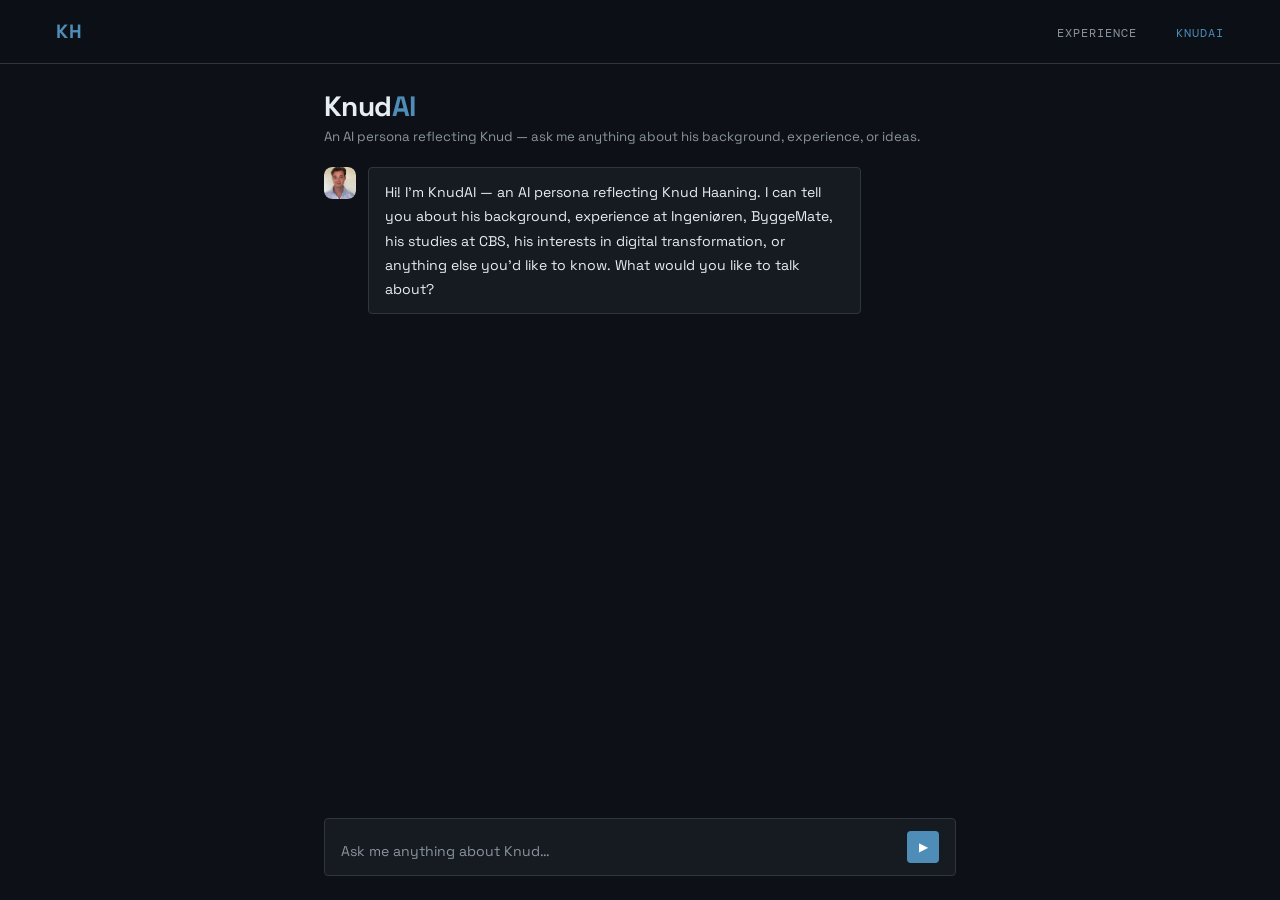
<file: knudai.html>
<!DOCTYPE html>
<html lang="en">
<head>
  <meta charset="UTF-8" />
  <meta name="viewport" content="width=device-width, initial-scale=1.0" />
  <title>KnudAI · Knud Haaning</title>
  <link rel="preconnect" href="https://fonts.googleapis.com" />
  <link rel="preconnect" href="https://fonts.gstatic.com" crossorigin />
  <link href="https://fonts.googleapis.com/css2?family=Space+Grotesk:wght@400;500;600;700&family=DM+Mono:wght@400;500&display=swap" rel="stylesheet" />

  <style>
    /* ─────────────────────────────────────────
       Reset & tokens — matches index.html dark mode
    ───────────────────────────────────────── */
    *, *::before, *::after { box-sizing: border-box; margin: 0; padding: 0; }

    :root {
      --bg:          #0d1117;
      --card-bg:     #161b22;
      --card-border: #30363d;
      --text:        #e6edf3;
      --muted:       #8b949e;
      --accent:      #4d8db8;
      --accent-glow: rgba(77, 141, 184, 0.15);
      --nav-h:       64px;
    }

    html, body {
      height: 100%;
      overflow: hidden;
    }

    body {
      font-family: 'Space Grotesk', system-ui, -apple-system, sans-serif;
      background: var(--bg);
      color: var(--text);
      -webkit-font-smoothing: antialiased;
      -moz-osx-font-smoothing: grayscale;
    }

    /* ─────────────────────────────────────────
       Navigation
    ───────────────────────────────────────── */
    nav {
      position: fixed;
      inset: 0 0 auto 0;
      z-index: 50;
      height: var(--nav-h);
      display: flex;
      align-items: center;
      justify-content: space-between;
      padding: 0 56px;
      background: rgba(13, 17, 23, 0.92);
      backdrop-filter: blur(16px);
      -webkit-backdrop-filter: blur(16px);
      border-bottom: 1px solid var(--card-border);
    }

    .nav-brand {
      font-family: 'Space Grotesk', sans-serif;
      font-size: 1.2rem;
      font-weight: 700;
      color: var(--accent);
      text-decoration: none;
      letter-spacing: 0.04em;
    }

    .nav-links {
      display: flex;
      gap: 40px;
      list-style: none;
    }
    .nav-links a {
      font-family: 'DM Mono', monospace;
      font-size: 0.72rem;
      font-weight: 400;
      letter-spacing: 0.08em;
      text-transform: uppercase;
      color: var(--muted);
      text-decoration: none;
      transition: color 0.2s ease;
    }
    .nav-links a:hover,
    .nav-links a.active { color: var(--accent); }

    /* ─────────────────────────────────────────
       Page layout
    ───────────────────────────────────────── */
    .chat-page {
      position: fixed;
      inset: var(--nav-h) 0 0 0;
      display: flex;
      flex-direction: column;
      align-items: center;
      overflow: hidden;
    }

    /* ─────────────────────────────────────────
       Chat header
    ───────────────────────────────────────── */
    .chat-header {
      width: 100%;
      max-width: 680px;
      padding: 28px 24px 0;
      flex-shrink: 0;
    }

    .chat-title {
      font-family: 'Space Grotesk', sans-serif;
      font-size: 1.75rem;
      font-weight: 700;
      color: var(--text);
      letter-spacing: -0.02em;
      line-height: 1;
      margin-bottom: 6px;
    }
    .chat-title em {
      font-style: normal;
      color: var(--accent);
    }

    .chat-subtitle {
      font-size: 0.83rem;
      color: var(--muted);
      font-weight: 400;
      line-height: 1.6;
      margin-bottom: 16px;
    }

    /* ─────────────────────────────────────────
       Typing indicator dots
    ───────────────────────────────────────── */
    .typing-dots {
      display: inline-flex;
      gap: 4px;
      align-items: center;
      height: 1.2em;
    }
    .typing-dots span {
      display: inline-block;
      width: 6px;
      height: 6px;
      border-radius: 50%;
      background: var(--muted);
      animation: dotPulse 1.2s ease-in-out infinite;
    }
    .typing-dots span:nth-child(2) { animation-delay: 0.2s; }
    .typing-dots span:nth-child(3) { animation-delay: 0.4s; }
    @keyframes dotPulse {
      0%, 60%, 100% { opacity: 0.3; transform: scale(0.8); }
      30% { opacity: 1; transform: scale(1); }
    }

    /* ─────────────────────────────────────────
       Buttons
    ───────────────────────────────────────── */
    .btn {
      display: inline-flex;
      align-items: center;
      padding: 7px 16px;
      font-family: 'Space Grotesk', sans-serif;
      font-size: 0.78rem;
      font-weight: 500;
      letter-spacing: 0.04em;
      border: 1.5px solid transparent;
      border-radius: 2px;
      cursor: pointer;
      transition: background 0.2s ease, color 0.2s ease, border-color 0.2s ease;
      white-space: nowrap;
    }

    .btn-primary {
      background: var(--accent);
      color: #fff;
      border-color: var(--accent);
    }
    .btn-primary:hover {
      background: #5a9ac8;
      border-color: #5a9ac8;
    }

    .btn-clear {
      background: transparent;
      color: var(--muted);
      border-color: var(--card-border);
    }
    .btn-clear:hover {
      border-color: var(--muted);
      color: var(--text);
    }

    /* ─────────────────────────────────────────
       Chat wrapper
    ───────────────────────────────────────── */
    .chat-wrapper {
      width: 100%;
      max-width: 680px;
      flex: 1;
      display: flex;
      flex-direction: column;
      padding: 0 24px 24px;
      min-height: 0;
    }

    .chat-messages {
      flex: 1;
      overflow-y: auto;
      display: flex;
      flex-direction: column;
      gap: 16px;
      padding: 4px 0 16px;
      scrollbar-width: thin;
      scrollbar-color: var(--card-border) transparent;
    }

    /* ─────────────────────────────────────────
       Message bubbles
    ───────────────────────────────────────── */
    .message {
      display: flex;
      gap: 12px;
      align-items: flex-start;
    }
    .message.user { flex-direction: row-reverse; }

    .message-avatar {
      flex-shrink: 0;
      width: 32px;
      height: 32px;
      border-radius: 8px;
      display: flex;
      align-items: center;
      justify-content: center;
      font-family: 'DM Mono', monospace;
      font-size: 0.62rem;
      font-weight: 500;
      letter-spacing: 0.04em;
    }
    .message.assistant .message-avatar {
      background: #21262d;
      color: var(--accent);
      overflow: hidden;
      padding: 0;
    }
    .message.assistant .message-avatar img {
      width: 100%;
      height: 100%;
      object-fit: cover;
      border-radius: 8px;
    }
    .message.user .message-avatar {
      background: var(--accent);
      color: #fff;
    }

    .message-bubble {
      max-width: 78%;
      padding: 12px 16px;
      border-radius: 4px;
      font-size: 0.88rem;
      line-height: 1.72;
      font-weight: 400;
      white-space: pre-wrap;
    }
    .message.assistant .message-bubble {
      background: var(--card-bg);
      border: 1px solid var(--card-border);
      color: var(--text);
    }
    .message.user .message-bubble {
      background: var(--accent);
      color: #fff;
    }
    .message.typing .message-bubble {
      color: var(--muted);
      font-style: italic;
    }

    /* ─────────────────────────────────────────
       Input row
    ───────────────────────────────────────── */
    .chat-input-row {
      display: flex;
      align-items: flex-end;
      gap: 10px;
      padding: 12px 16px;
      background: var(--card-bg);
      border: 1px solid var(--card-border);
      border-radius: 4px;
      flex-shrink: 0;
    }

    .chat-input-row textarea {
      flex: 1;
      border: none;
      outline: none;
      resize: none;
      font-family: 'Space Grotesk', sans-serif;
      font-size: 0.88rem;
      font-weight: 400;
      color: var(--text);
      background: transparent;
      line-height: 1.6;
      max-height: 160px;
      overflow-y: auto;
    }
    .chat-input-row textarea::placeholder { color: var(--muted); }

    .chat-send-btn {
      flex-shrink: 0;
      width: 32px;
      height: 32px;
      border: none;
      border-radius: 4px;
      background: var(--accent);
      color: #fff;
      cursor: pointer;
      display: flex;
      align-items: center;
      justify-content: center;
      font-size: 0.75rem;
      transition: background 0.2s ease;
    }
    .chat-send-btn:hover    { background: #5a9ac8; }
    .chat-send-btn:disabled { background: var(--card-border); cursor: default; }

    /* ─────────────────────────────────────────
       Responsive
    ───────────────────────────────────────── */
    @media (max-width: 768px) {
      nav { padding: 0 24px; }
      .nav-links { gap: 24px; }
      .chat-header  { padding: 20px 16px 0; }
      .chat-wrapper { padding: 0 16px 16px; }
    }
    @media (max-width: 480px) {
      .nav-links a  { letter-spacing: 0.07em; font-size: 0.68rem; }
      .nav-links    { gap: 16px; }
    }
  </style>
</head>

<body>

  <!-- Navigation -->
  <nav>
    <a class="nav-brand" href="index.html">KH</a>
    <ul class="nav-links">
      <li><a href="index.html#experience">Experience</a></li>
      <li><a href="knudai.html" class="active">KnudAI</a></li>
    </ul>
  </nav>

  <!-- Chat page -->
  <div class="chat-page">

    <div class="chat-header">
      <h1 class="chat-title">Knud<em>AI</em></h1>
      <p class="chat-subtitle">An AI persona reflecting Knud — ask me anything about his background, experience, or ideas.</p>

    </div>

    <div class="chat-wrapper">

      <div class="chat-messages" id="chat-messages">
        <div class="message assistant">
          <div class="message-avatar"><img src="Pictures/Knud Profile foto.jpg" alt="KH" /></div>
          <div class="message-bubble">Hi! I'm KnudAI — an AI persona reflecting Knud Haaning. I can tell you about his background, experience at Ingeniøren, ByggeMate, his studies at CBS, his interests in digital transformation, or anything else you'd like to know. What would you like to talk about?</div>
        </div>
      </div>

      <div class="chat-input-row">
        <textarea
          id="chat-input"
          placeholder="Ask me anything about Knud…"
          rows="1"
          onkeydown="handleKey(event)"
          oninput="autoResize(this)"
        ></textarea>
        <button class="chat-send-btn" id="send-btn" onclick="sendMessage()" title="Send">
          &#9654;
        </button>
      </div>

    </div>
  </div>

  <script>
    // ── State ─────────────────────────────────────────────────────────────────
    const WEBHOOK_URL = 'https://ing.app.n8n.cloud/webhook/2e539afa-a945-4ac9-bc90-864d7b5cd13d/chat';
    const sessionId = crypto.randomUUID();
    let isLoading = false;

    // ── Chat logic ────────────────────────────────────────────────────────────
    function handleKey(e) {
      if (e.key === 'Enter' && !e.shiftKey) {
        e.preventDefault();
        sendMessage();
      }
    }

    function autoResize(el) {
      el.style.height = 'auto';
      el.style.height = Math.min(el.scrollHeight, 160) + 'px';
    }

    function appendMessage(role, text) {
      const container = document.getElementById('chat-messages');
      const div = document.createElement('div');
      div.className = 'message ' + role;

      const avatar = document.createElement('div');
      avatar.className = 'message-avatar';
      if (role === 'assistant') {
        avatar.innerHTML = '<img src="Pictures/Knud Profile foto.jpg" alt="KH" />';
      } else {
        avatar.textContent = 'You';
      }

      const bubble = document.createElement('div');
      bubble.className = 'message-bubble';
      bubble.textContent = text;

      div.appendChild(avatar);
      div.appendChild(bubble);
      container.appendChild(div);
      container.scrollTop = container.scrollHeight;
      return div;
    }

    function appendTypingIndicator() {
      const container = document.getElementById('chat-messages');
      const div = document.createElement('div');
      div.className = 'message assistant typing';
      div.id = 'typing-indicator';

      const avatar = document.createElement('div');
      avatar.className = 'message-avatar';
      avatar.innerHTML = '<img src="Pictures/Knud Profile foto.jpg" alt="KH" />';

      const bubble = document.createElement('div');
      bubble.className = 'message-bubble';
      bubble.innerHTML = '<span class="typing-dots"><span></span><span></span><span></span></span>';

      div.appendChild(avatar);
      div.appendChild(bubble);
      container.appendChild(div);
      container.scrollTop = container.scrollHeight;
    }

    function removeTypingIndicator() {
      const el = document.getElementById('typing-indicator');
      if (el) el.remove();
    }

    async function sendMessage() {
      const input = document.getElementById('chat-input');
      const text = input.value.trim();
      if (!text || isLoading) return;

      appendMessage('user', text);
      input.value = '';
      input.style.height = 'auto';

      isLoading = true;
      document.getElementById('send-btn').disabled = true;
      appendTypingIndicator();

      try {
        const response = await fetch(WEBHOOK_URL, {
          method: 'POST',
          headers: { 'Content-Type': 'application/json' },
          body: JSON.stringify({
            action: 'sendMessage',
            sessionId: sessionId,
            chatInput: text,
          }),
        });

        removeTypingIndicator();

        if (!response.ok) {
          throw new Error('HTTP ' + response.status);
        }

        const data = await response.json();
        const reply = data.output || '(No response)';
        appendMessage('assistant', reply);

      } catch (err) {
        removeTypingIndicator();
        appendMessage('assistant', "Sorry, I'm having trouble connecting right now. Please try again or contact Knud at haaning.knud@gmail.com or +45 50441988.");
      } finally {
        isLoading = false;
        document.getElementById('send-btn').disabled = false;
        document.getElementById('chat-messages').scrollTop = 999999;
      }
    }

    // ── Init ──────────────────────────────────────────────────────────────────
    document.getElementById('chat-input').focus();
  </script>

</body>
</html>
</file>
